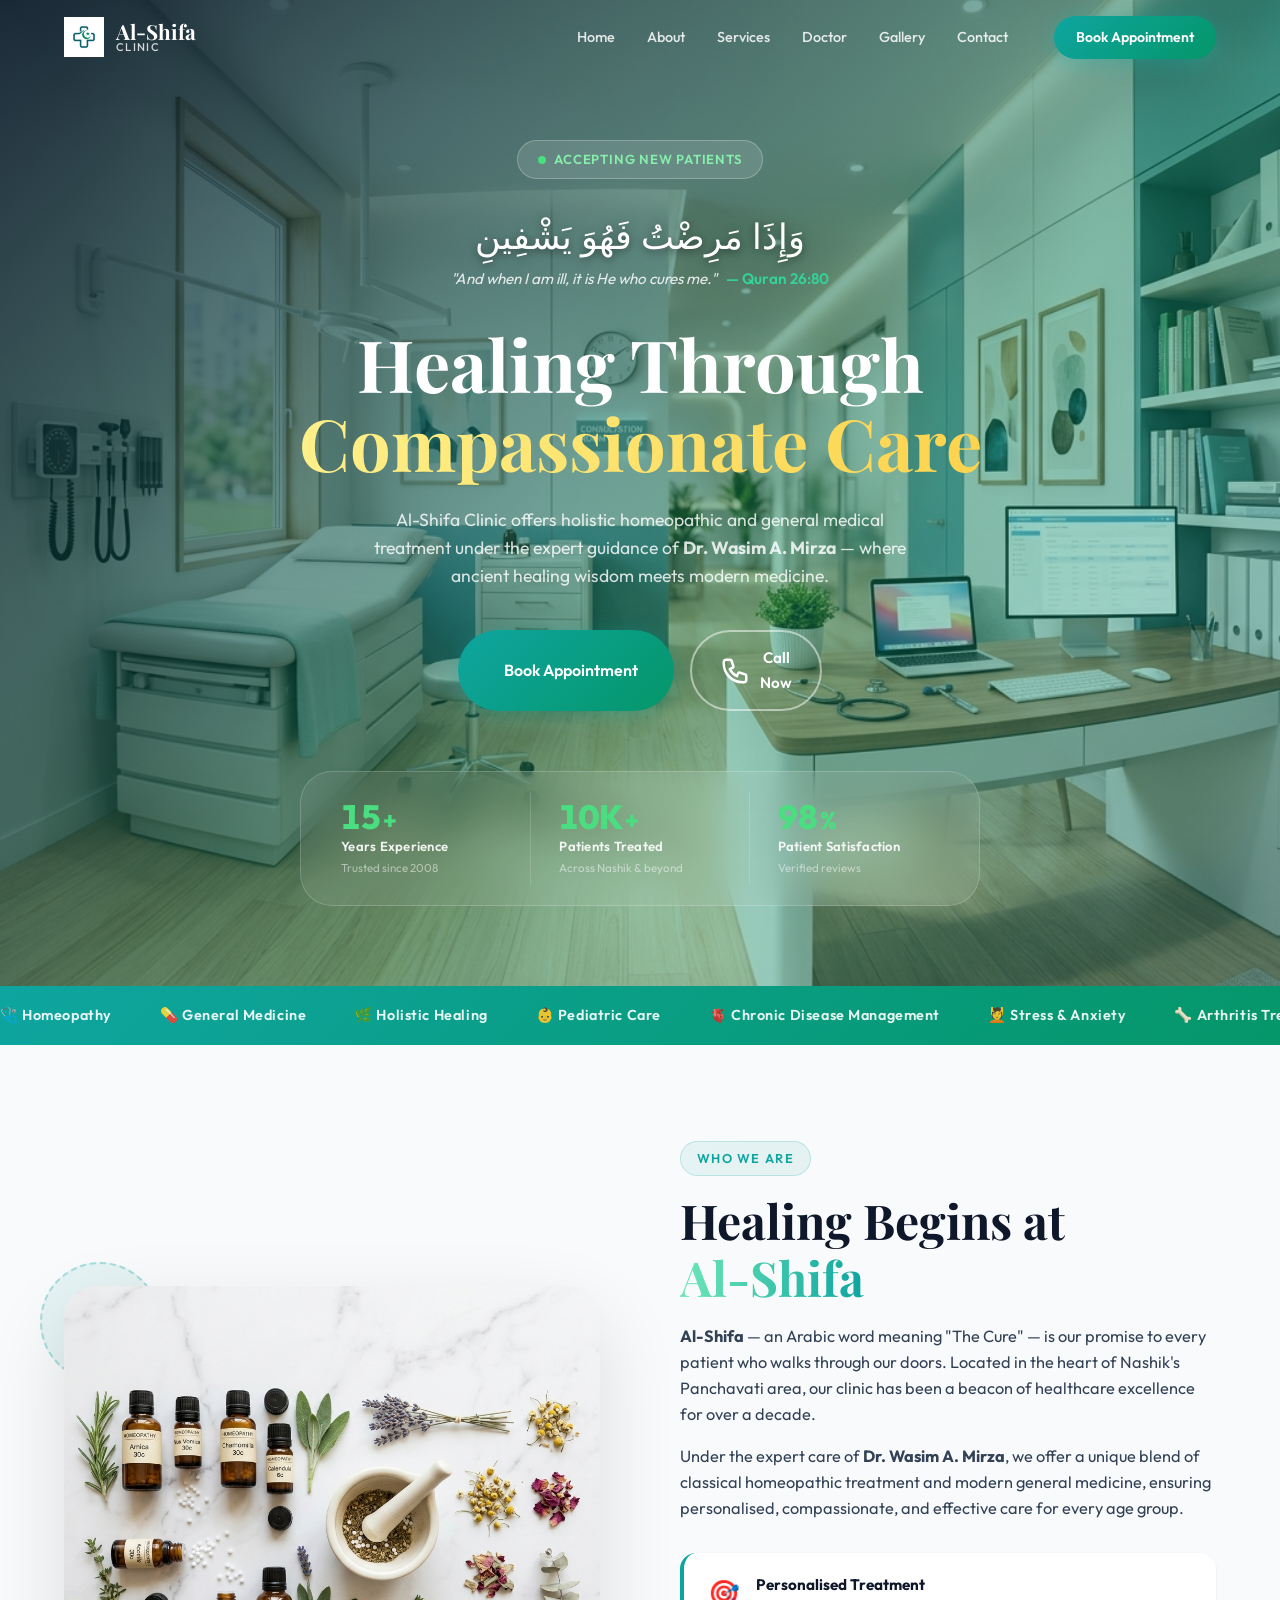
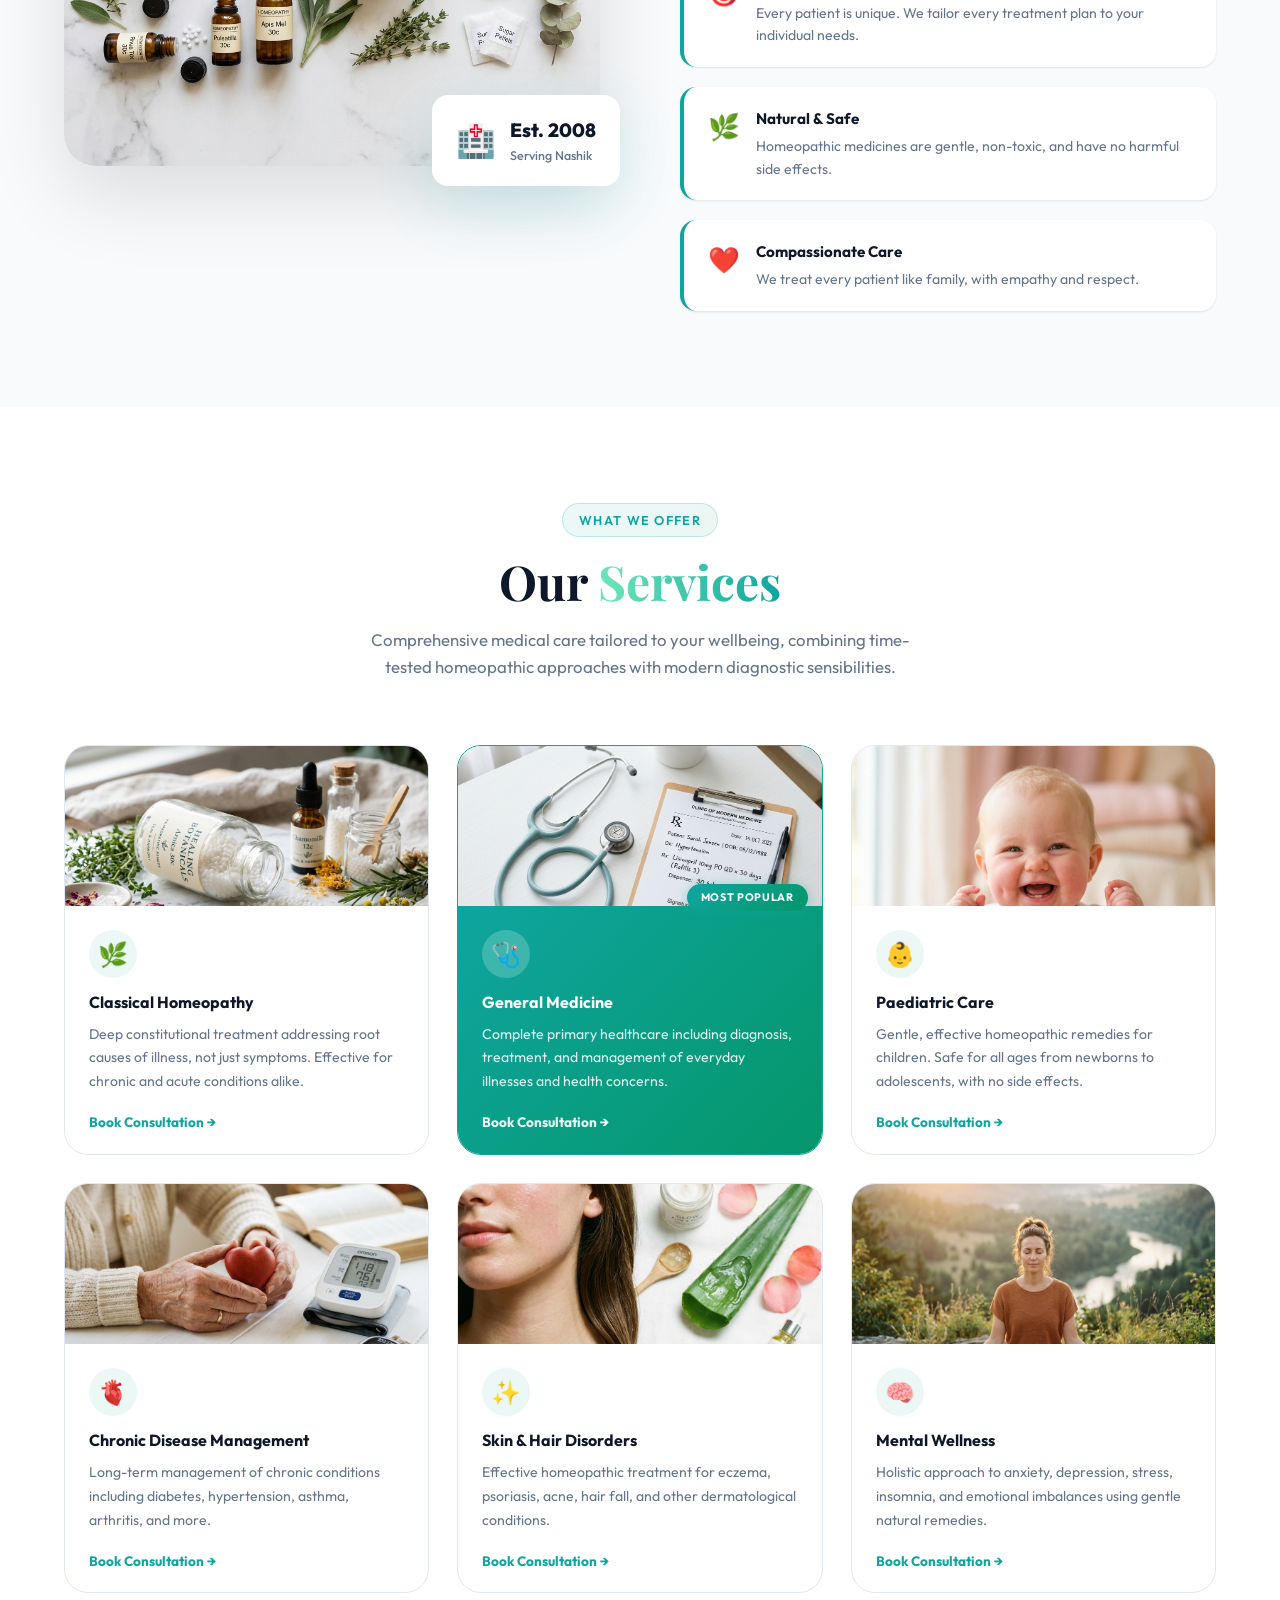
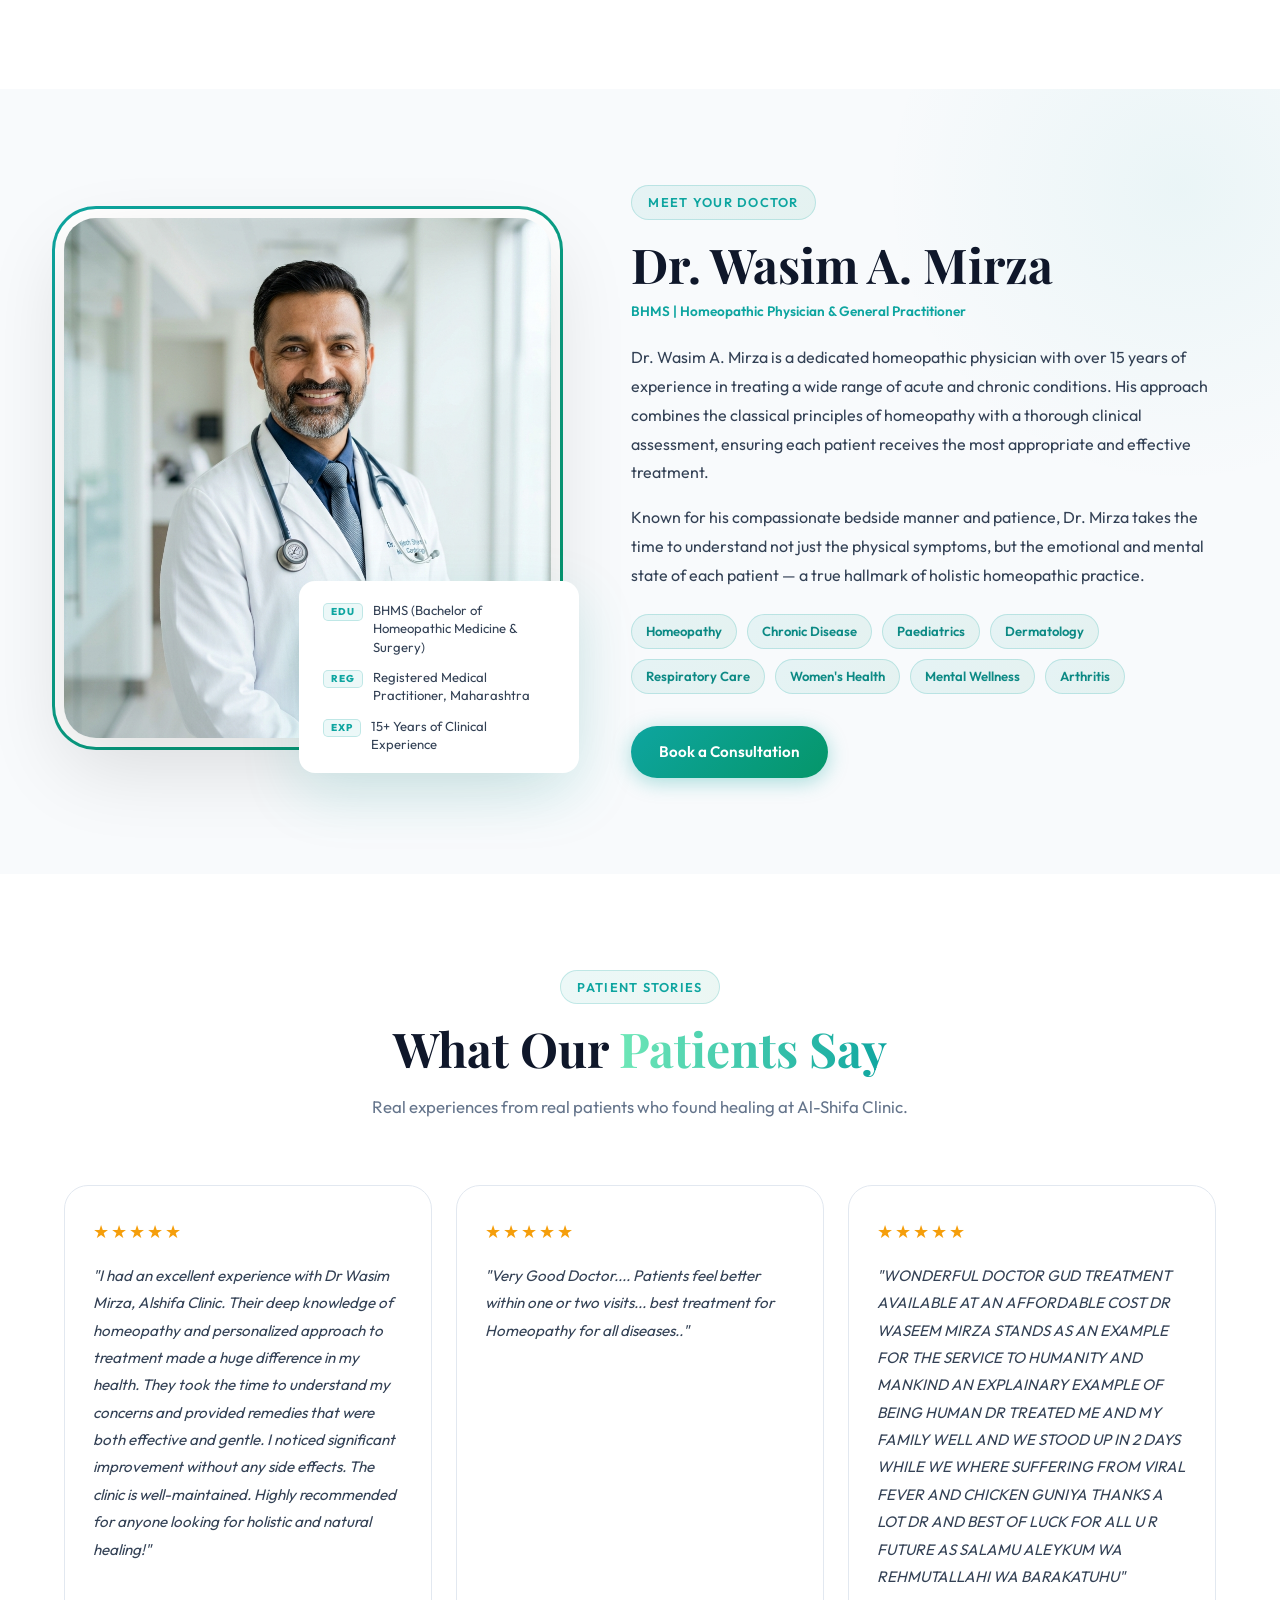
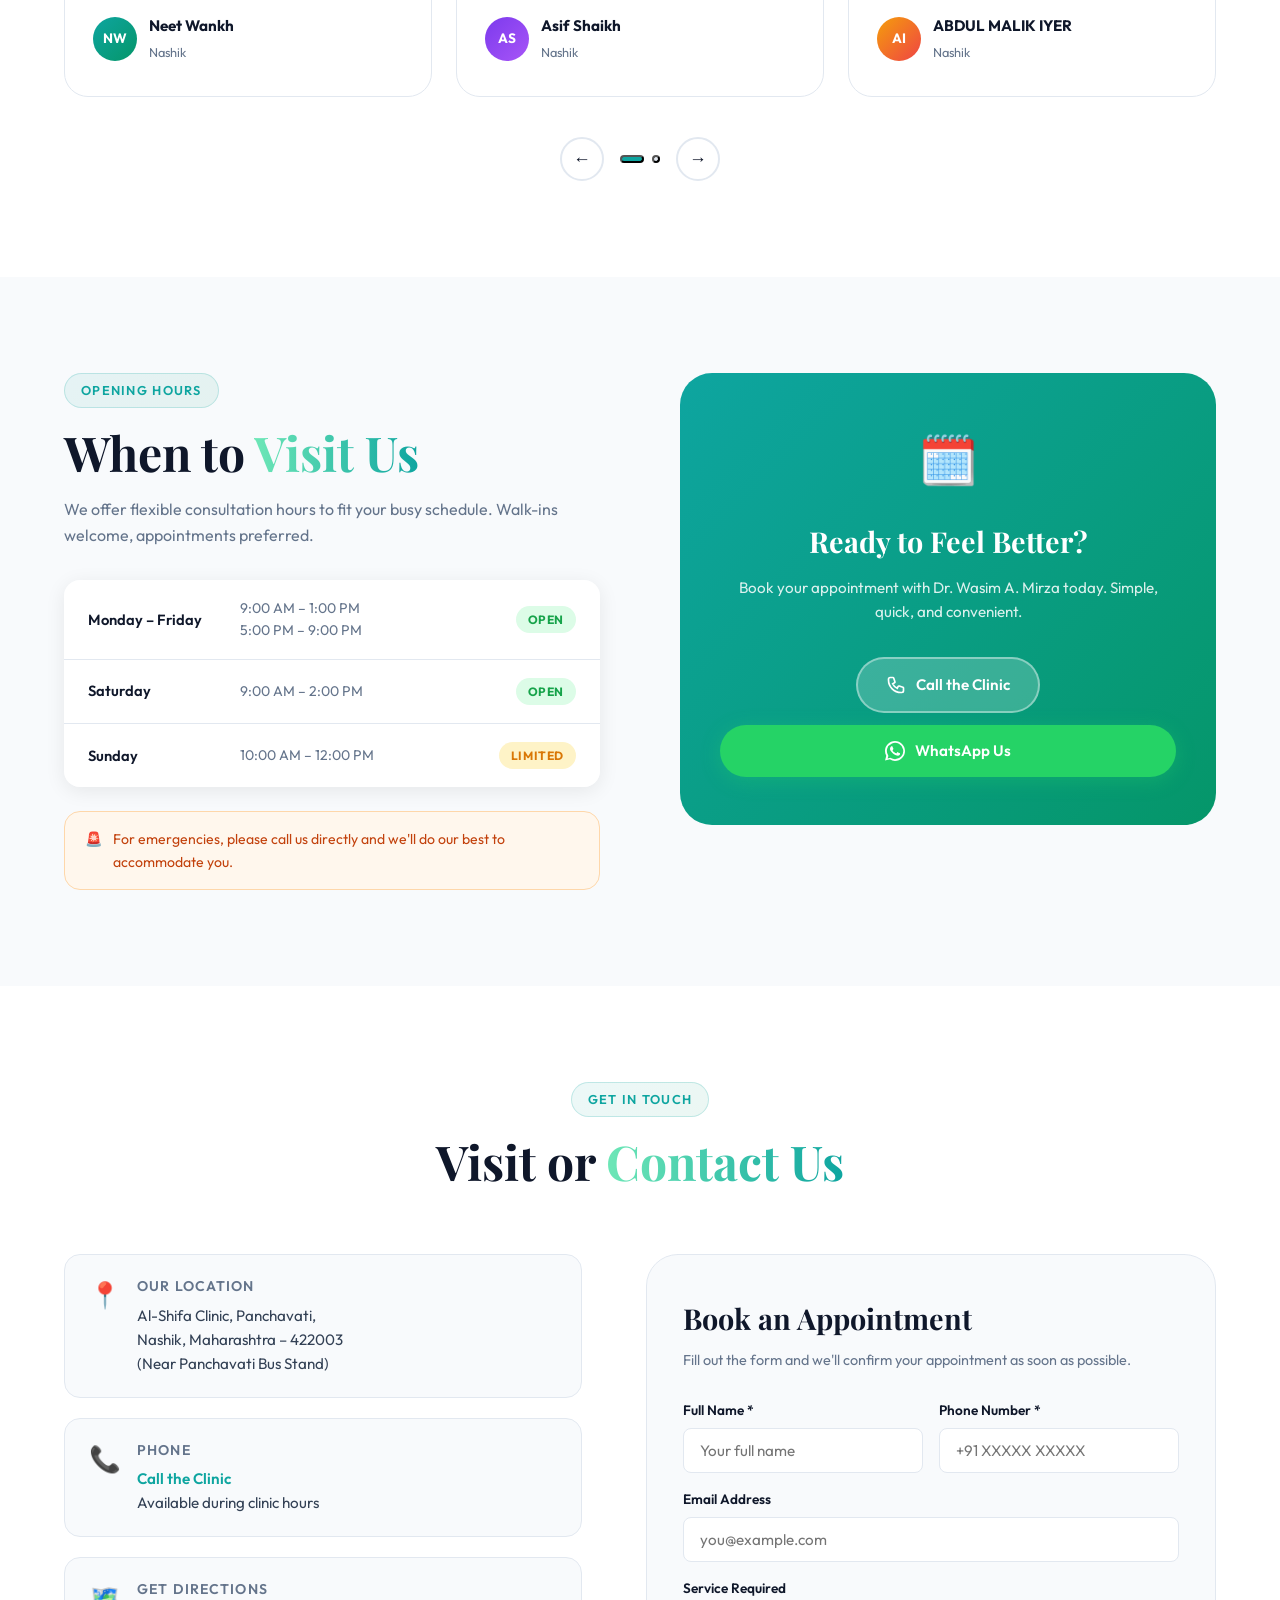
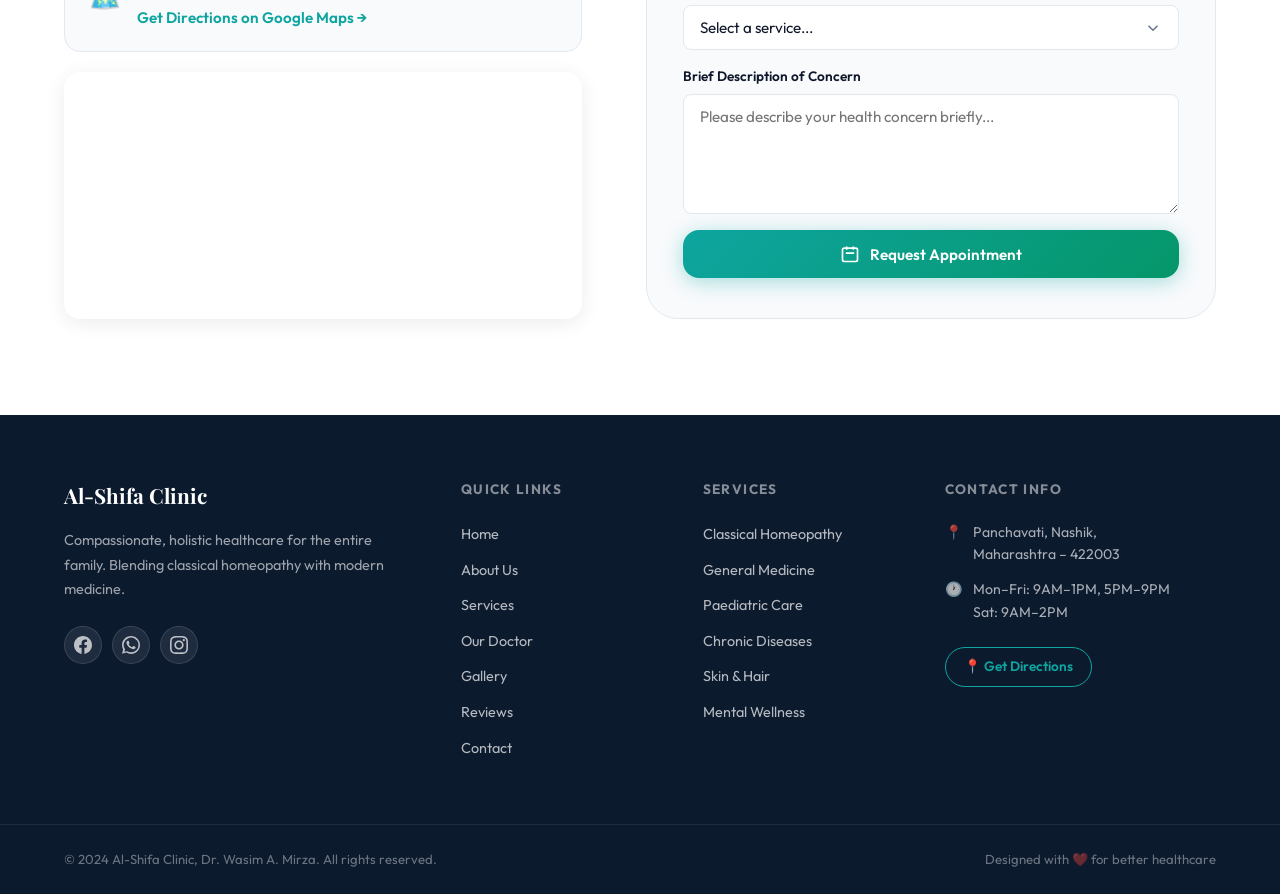
<file: index.html>
<!DOCTYPE html>
<html lang="en">
<head>
  <meta charset="UTF-8" />
  <meta name="viewport" content="width=device-width, initial-scale=1.0" />
  <meta name="description" content="Al-Shifa Clinic – Expert homeopathic & general medical care by Dr. Wasim A. Mirza in Nashik, Maharashtra. Book your appointment today." />
  <meta name="keywords" content="Al-Shifa Clinic, Dr Wasim Mirza, homeopathy, doctor, Nashik, Panchavati, clinic" />
  <meta property="og:title" content="Al-Shifa Clinic | Dr. Wasim A. Mirza" />
  <meta property="og:description" content="Compassionate, holistic healthcare in Nashik. Homeopathy & general medicine." />
  <title>Al-Shifa Clinic | Dr. Wasim A. Mirza</title>
  <link rel="preconnect" href="https://fonts.googleapis.com" />
  <link rel="preconnect" href="https://fonts.gstatic.com" crossorigin />
  <link href="https://fonts.googleapis.com/css2?family=Outfit:wght@300;400;500;600;700;800&family=Playfair+Display:ital,wght@0,600;0,700;1,600&family=Great+Vibes&display=swap" rel="stylesheet" />
  <link rel="stylesheet" href="style.css" />
</head>
<body>

  <!-- ===== NAVBAR ===== -->
  <nav class="navbar" id="navbar">
    <div class="nav-inner">
      <a href="#home" class="nav-brand" id="nav-logo">
        <div class="logo-mark">
          <img src="images/logo.png" alt="Al-Shifa Logo" style="height: 40px; width: auto;" />
        </div>
        <div class="brand-text">
          <span class="brand-main">Al-Shifa</span>
          <span class="brand-sub">Clinic</span>
        </div>
      </a>
      <div class="nav-links" id="nav-links">
        <a href="index.html#home" class="nav-link">Home</a>
        <a href="index.html#about" class="nav-link">About</a>
        <a href="index.html#services" class="nav-link">Services</a>
        <a href="index.html#doctor" class="nav-link">Doctor</a>
        <a href="gallery.html" class="nav-link">Gallery</a>
        <a href="index.html#contact" class="nav-link">Contact</a>
      </div>
      <a href="#contact" class="btn-primary nav-cta" id="nav-book-btn">Book Appointment</a>
      <button class="hamburger" id="hamburger-btn" aria-label="Toggle menu">
        <span></span><span></span><span></span>
      </button>
    </div>
  </nav>

  <!-- ===== HERO ===== -->
  <section class="hero" id="home">
    <div class="hero-bg">
      <img src="images/hero.png" alt="Al-Shifa Clinic Interior" class="hero-img" id="hero-bg-img" />
      <div class="hero-overlay"></div>
    </div>
    <div class="hero-content">
      <div class="hero-badge" id="hero-badge">
        <span class="badge-dot"></span>
        Accepting New Patients
      </div>
      <div class="quran-phrase" dir="rtl" lang="ar">
        وَإِذَا مَرِضْتُ فَهُوَ يَشْفِينِ
      </div>
      <div class="quran-translation">
        "And when I am ill, it is He who cures me." <span class="quran-ref">— Quran 26:80</span>
      </div>
      <h1 class="hero-title" id="hero-title">
        Healing Through<br/>
        <span class="gradient-yellow">Compassionate Care</span>
      </h1>
      <p class="hero-desc" id="hero-desc">
        Al-Shifa Clinic offers holistic homeopathic and general medical treatment under the expert guidance of <strong>Dr. Wasim A. Mirza</strong> — where ancient healing wisdom meets modern medicine.
      </p>
      <div class="hero-actions" id="hero-actions">
        <a href="#contact" class="btn-primary btn-lg" id="hero-book-btn">
          <svg viewBox="0 0 24 24" fill="none" stroke="currentColor" stroke-width="2"><path d="M8 7V3m8 4V3m-9 8h10M5 21h14a2 2 0 002-2V7a2 2 0 00-2-2H5a2 2 0 00-2 2v12a2 2 0 002 2z"/></svg>
          Book Appointment
        </a>
        <a href="tel:+918551946675" class="btn-outline btn-lg" id="hero-call-btn">
          <svg viewBox="0 0 24 24" fill="none" stroke="currentColor" stroke-width="2"><path d="M3 5a2 2 0 012-2h3.28a1 1 0 01.948.684l1.498 4.493a1 1 0 01-.502 1.21l-2.257 1.13a11.042 11.042 0 005.516 5.516l1.13-2.257a1 1 0 011.21-.502l4.493 1.498a1 1 0 01.684.949V19a2 2 0 01-2 2h-1C9.716 21 3 14.284 3 6V5z"/></svg>
          Call Now
        </a>
      </div>
      <div class="hero-stats" id="hero-stats">
        <div class="stat-card">
          <div class="stat-body">
            <div class="stat-value">
              <span class="stat-num" data-target="15">0</span>
              <span class="stat-suffix">+</span>
            </div>
            <div class="stat-label">Years Experience</div>
            <div class="stat-sub">Trusted since 2008</div>
          </div>
        </div>
        <div class="stat-divider"></div>
        <div class="stat-card">
          <div class="stat-body">
            <div class="stat-value">
              <span class="stat-num" data-target="10000">0</span>
              <span class="stat-suffix">+</span>
            </div>
            <div class="stat-label">Patients Treated</div>
            <div class="stat-sub">Across Nashik &amp; beyond</div>
          </div>
        </div>
        <div class="stat-divider"></div>
        <div class="stat-card">
          <div class="stat-body">
            <div class="stat-value">
              <span class="stat-num" data-target="98">0</span>
              <span class="stat-suffix">%</span>
            </div>
            <div class="stat-label">Patient Satisfaction</div>
            <div class="stat-sub">Verified reviews</div>
          </div>
        </div>
      </div>
    </div>

  </section>

  <!-- ===== MARQUEE ===== -->
  <div class="marquee-wrapper" id="marquee-section">
    <div class="marquee-track">
      <div class="marquee-inner">
        <span>🩺 Homeopathy</span>
        <span>💊 General Medicine</span>
        <span>🌿 Holistic Healing</span>
        <span>👶 Pediatric Care</span>
        <span>🫀 Chronic Disease Management</span>
        <span>💆 Stress & Anxiety</span>
        <span>🦴 Arthritis Treatment</span>
        <span>🌙 Sleep Disorders</span>
        <span>🩺 Homeopathy</span>
        <span>💊 General Medicine</span>
        <span>🌿 Holistic Healing</span>
        <span>👶 Pediatric Care</span>
        <span>🫀 Chronic Disease Management</span>
        <span>💆 Stress & Anxiety</span>
        <span>🦴 Arthritis Treatment</span>
        <span>🌙 Sleep Disorders</span>
      </div>
    </div>
  </div>

  <!-- ===== ABOUT ===== -->
  <section class="about section" id="about">
    <div class="container">
      <div class="about-grid">
        <div class="about-visual" id="about-visual">
          <div class="about-img-wrap">
            <img src="images/homeopathy.png" alt="Homeopathic medicines" class="about-img" id="about-img" />
            <div class="about-badge-card" id="about-badge-card">
              <div class="badge-icon">🏥</div>
              <div>
                <div class="badge-card-num">Est. 2008</div>
                <div class="badge-card-label">Serving Nashik</div>
              </div>
            </div>
          </div>
          <div class="about-decoration"></div>
        </div>
        <div class="about-content" id="about-content">
          <div class="section-tag">Who We Are</div>
          <h2 class="section-title">Healing Begins at<br/><span class="gradient-text">Al-Shifa</span></h2>
          <p class="about-text">
            <strong>Al-Shifa</strong> — an Arabic word meaning "The Cure" — is our promise to every patient who walks through our doors. Located in the heart of Nashik's Panchavati area, our clinic has been a beacon of healthcare excellence for over a decade.
          </p>
          <p class="about-text">
            Under the expert care of <strong>Dr. Wasim A. Mirza</strong>, we offer a unique blend of classical homeopathic treatment and modern general medicine, ensuring personalised, compassionate, and effective care for every age group.
          </p>
          <div class="about-pillars">
            <div class="pillar" id="pillar-1">
              <div class="pillar-icon">🎯</div>
              <div>
                <strong>Personalised Treatment</strong>
                <p>Every patient is unique. We tailor every treatment plan to your individual needs.</p>
              </div>
            </div>
            <div class="pillar" id="pillar-2">
              <div class="pillar-icon">🌿</div>
              <div>
                <strong>Natural & Safe</strong>
                <p>Homeopathic medicines are gentle, non-toxic, and have no harmful side effects.</p>
              </div>
            </div>
            <div class="pillar" id="pillar-3">
              <div class="pillar-icon">❤️</div>
              <div>
                <strong>Compassionate Care</strong>
                <p>We treat every patient like family, with empathy and respect.</p>
              </div>
            </div>
          </div>
        </div>
      </div>
    </div>
  </section>

  <!-- ===== SERVICES ===== -->
  <section class="services section" id="services">
    <div class="container">
      <div class="section-header">
        <div class="section-tag">What We Offer</div>
        <h2 class="section-title">Our <span class="gradient-text">Services</span></h2>
        <p class="section-desc">Comprehensive medical care tailored to your wellbeing, combining time-tested homeopathic approaches with modern diagnostic sensibilities.</p>
      </div>
      <div class="services-grid" id="services-grid">
        <div class="service-card" id="service-homeopathy">
          <div class="service-img-wrap">
            <img src="images/svc-homeopathy.png" alt="Classical Homeopathy" class="service-img" />
          </div>
          <div class="service-body">
            <div class="service-icon-wrap"><span class="service-icon">🌿</span></div>
            <h3>Classical Homeopathy</h3>
            <p>Deep constitutional treatment addressing root causes of illness, not just symptoms. Effective for chronic and acute conditions alike.</p>
            <a href="#contact" class="service-link" id="service-link-1">Book Consultation →</a>
          </div>
        </div>
        <div class="service-card featured" id="service-general">
          <div class="service-badge-tag">Most Popular</div>
          <div class="service-img-wrap">
            <img src="images/svc-general.png" alt="General Medicine" class="service-img" />
          </div>
          <div class="service-body">
            <div class="service-icon-wrap"><span class="service-icon">🩺</span></div>
            <h3>General Medicine</h3>
            <p>Complete primary healthcare including diagnosis, treatment, and management of everyday illnesses and health concerns.</p>
            <a href="#contact" class="service-link" id="service-link-2">Book Consultation →</a>
          </div>
        </div>
        <div class="service-card" id="service-pediatric">
          <div class="service-img-wrap">
            <img src="images/svc-pediatric.png" alt="Paediatric Care" class="service-img" />
          </div>
          <div class="service-body">
            <div class="service-icon-wrap"><span class="service-icon">👶</span></div>
            <h3>Paediatric Care</h3>
            <p>Gentle, effective homeopathic remedies for children. Safe for all ages from newborns to adolescents, with no side effects.</p>
            <a href="#contact" class="service-link" id="service-link-3">Book Consultation →</a>
          </div>
        </div>
        <div class="service-card" id="service-chronic">
          <div class="service-img-wrap">
            <img src="images/svc-chronic.png" alt="Chronic Disease Management" class="service-img" />
          </div>
          <div class="service-body">
            <div class="service-icon-wrap"><span class="service-icon">🫀</span></div>
            <h3>Chronic Disease Management</h3>
            <p>Long-term management of chronic conditions including diabetes, hypertension, asthma, arthritis, and more.</p>
            <a href="#contact" class="service-link" id="service-link-4">Book Consultation →</a>
          </div>
        </div>
        <div class="service-card" id="service-skin">
          <div class="service-img-wrap">
            <img src="images/svc-skin.png" alt="Skin & Hair Disorders" class="service-img" />
          </div>
          <div class="service-body">
            <div class="service-icon-wrap"><span class="service-icon">✨</span></div>
            <h3>Skin &amp; Hair Disorders</h3>
            <p>Effective homeopathic treatment for eczema, psoriasis, acne, hair fall, and other dermatological conditions.</p>
            <a href="#contact" class="service-link" id="service-link-5">Book Consultation →</a>
          </div>
        </div>
        <div class="service-card" id="service-mental">
          <div class="service-img-wrap">
            <img src="images/svc-mental.png" alt="Mental Wellness" class="service-img" />
          </div>
          <div class="service-body">
            <div class="service-icon-wrap"><span class="service-icon">🧠</span></div>
            <h3>Mental Wellness</h3>
            <p>Holistic approach to anxiety, depression, stress, insomnia, and emotional imbalances using gentle natural remedies.</p>
            <a href="#contact" class="service-link" id="service-link-6">Book Consultation →</a>
          </div>
        </div>
      </div>
    </div>
  </section>

  <!-- ===== DOCTOR ===== -->
  <section class="doctor section" id="doctor">
    <div class="doctor-bg-gradient"></div>
    <div class="container">
      <div class="doctor-grid">
        <div class="doctor-visual" id="doctor-visual">
          <div class="doctor-img-frame">
            <img src="images/doctor.png" alt="Dr. Wasim A. Mirza" class="doctor-img" id="doctor-portrait" />
            <div class="doctor-img-deco"></div>
          </div>
          <div class="doctor-credentials-card" id="doctor-cred-card">
            <div class="cred-item">
              <span class="cred-icon-text">Edu</span>
              <span>BHMS (Bachelor of Homeopathic Medicine &amp; Surgery)</span>
            </div>
            <div class="cred-item">
              <span class="cred-icon-text">Reg</span>
              <span>Registered Medical Practitioner, Maharashtra</span>
            </div>
            <div class="cred-item">
              <span class="cred-icon-text">Exp</span>
              <span>15+ Years of Clinical Experience</span>
            </div>
          </div>
        </div>
        <div class="doctor-content" id="doctor-content">
          <div class="section-tag">Meet Your Doctor</div>
          <h2 class="section-title">Dr. Wasim A. Mirza</h2>
          <div class="doctor-title-tag">BHMS | Homeopathic Physician &amp; General Practitioner</div>
          <p class="doctor-bio">
            Dr. Wasim A. Mirza is a dedicated homeopathic physician with over 15 years of experience in treating a wide range of acute and chronic conditions. His approach combines the classical principles of homeopathy with a thorough clinical assessment, ensuring each patient receives the most appropriate and effective treatment.
          </p>
          <p class="doctor-bio">
            Known for his compassionate bedside manner and patience, Dr. Mirza takes the time to understand not just the physical symptoms, but the emotional and mental state of each patient — a true hallmark of holistic homeopathic practice.
          </p>
          <div class="doctor-expertise" id="doctor-expertise">
            <span class="expertise-tag">Homeopathy</span>
            <span class="expertise-tag">Chronic Disease</span>
            <span class="expertise-tag">Paediatrics</span>
            <span class="expertise-tag">Dermatology</span>
            <span class="expertise-tag">Respiratory Care</span>
            <span class="expertise-tag">Women's Health</span>
            <span class="expertise-tag">Mental Wellness</span>
            <span class="expertise-tag">Arthritis</span>
          </div>
          <a href="#contact" class="btn-primary" id="doctor-consult-btn">Book a Consultation</a>
        </div>
      </div>
    </div>
  </section>

  <!-- ===== TESTIMONIALS ===== -->
  <section class="testimonials section" id="testimonials">
    <div class="container">
      <div class="section-header">
        <div class="section-tag">Patient Stories</div>
        <h2 class="section-title">What Our <span class="gradient-text">Patients Say</span></h2>
        <p class="section-desc">Real experiences from real patients who found healing at Al-Shifa Clinic.</p>
      </div>
      <div class="testimonials-track" id="testimonials-track">
        <div class="testimonial-card" id="testi-1">
          <div class="testi-stars">★★★★★</div>
          <p class="testi-text">"I had an excellent experience with Dr Wasim Mirza, Alshifa Clinic. Their deep knowledge of homeopathy and personalized approach to treatment made a huge difference in my health. They took the time to understand my concerns and provided remedies that were both effective and gentle. I noticed significant improvement without any side effects. The clinic is well-maintained. Highly recommended for anyone looking for holistic and natural healing!"</p>
          <div class="testi-author">
            <div class="testi-avatar" style="background: linear-gradient(135deg, #0ea5a0, #059669)">NW</div>
            <div>
              <strong>Neet Wankh</strong>
              <span>Nashik</span>
            </div>
          </div>
        </div>
        <div class="testimonial-card" id="testi-2">
          <div class="testi-stars">★★★★★</div>
          <p class="testi-text">"Very Good Doctor.... Patients feel better within one or two visits... best treatment for Homeopathy for all diseases.."</p>
          <div class="testi-author">
            <div class="testi-avatar" style="background: linear-gradient(135deg, #7c3aed, #a855f7)">AS</div>
            <div>
              <strong>Asif Shaikh</strong>
              <span>Nashik</span>
            </div>
          </div>
        </div>
        <div class="testimonial-card" id="testi-3">
          <div class="testi-stars">★★★★★</div>
          <p class="testi-text">"WONDERFUL DOCTOR GUD TREATMENT AVAILABLE AT AN AFFORDABLE COST DR WASEEM MIRZA STANDS AS AN EXAMPLE FOR THE SERVICE TO HUMANITY AND MANKIND AN EXPLAINARY EXAMPLE OF BEING HUMAN DR TREATED ME AND MY FAMILY WELL AND WE STOOD UP IN 2 DAYS WHILE WE WHERE SUFFERING FROM VIRAL FEVER AND CHICKEN GUNIYA THANKS A LOT DR AND BEST OF LUCK FOR ALL U R FUTURE AS SALAMU ALEYKUM WA REHMUTALLAHI WA BARAKATUHU"</p>
          <div class="testi-author">
            <div class="testi-avatar" style="background: linear-gradient(135deg, #f59e0b, #ef4444)">AI</div>
            <div>
              <strong>ABDUL MALIK IYER</strong>
              <span>Nashik</span>
            </div>
          </div>
        </div>
        <div class="testimonial-card" id="testi-4">
          <div class="testi-stars">★★★★★</div>
          <p class="testi-text">"Very good doctor in every manner Thank you for your valuable services Doc"</p>
          <div class="testi-author">
            <div class="testi-avatar" style="background: linear-gradient(135deg, #0ea5a0, #0369a1)">TP</div>
            <div>
              <strong>taufeeq pathan</strong>
              <span>Nashik</span>
            </div>
          </div>
        </div>
        <div class="testimonial-card" id="testi-5">
          <div class="testi-stars">★★★★★</div>
          <p class="testi-text">"Very good doctor, Allah has given Shifa in his hands."</p>
          <div class="testi-author">
            <div class="testi-avatar" style="background: linear-gradient(135deg, #059669, #0d9488)">AM</div>
            <div>
              <strong>Aquif Maniyar</strong>
              <span>Nashik</span>
            </div>
          </div>
        </div>
        <div class="testimonial-card" id="testi-6">
          <div class="testi-stars">★★★★★</div>
          <p class="testi-text">"Best treatment ...."</p>
          <div class="testi-author">
            <div class="testi-avatar" style="background: linear-gradient(135deg, #dc2626, #f59e0b)">JS</div>
            <div>
              <strong>jahid shaikh</strong>
              <span>Nashik</span>
            </div>
          </div>
        </div>
      </div>
      <div class="testi-controls" id="testi-controls">
        <button class="testi-btn" id="testi-prev" aria-label="Previous">&#8592;</button>
        <div class="testi-dots" id="testi-dots"></div>
        <button class="testi-btn" id="testi-next" aria-label="Next">&#8594;</button>
      </div>
    </div>
  </section>

  <!-- ===== HOURS ===== -->
  <section class="hours section" id="hours">
    <div class="container">
      <div class="hours-grid">
        <div class="hours-content" id="hours-content">
          <div class="section-tag">Opening Hours</div>
          <h2 class="section-title">When to <span class="gradient-text">Visit Us</span></h2>
          <p class="hours-desc">We offer flexible consultation hours to fit your busy schedule. Walk-ins welcome, appointments preferred.</p>
          <div class="hours-table" id="hours-table">
            <div class="hours-row" id="hours-mon-fri">
              <span class="hours-day">Monday – Friday</span>
              <span class="hours-time">9:00 AM – 1:00 PM<br/>5:00 PM – 9:00 PM</span>
              <span class="hours-status open">Open</span>
            </div>
            <div class="hours-row" id="hours-saturday">
              <span class="hours-day">Saturday</span>
              <span class="hours-time">9:00 AM – 2:00 PM</span>
              <span class="hours-status open">Open</span>
            </div>
            <div class="hours-row" id="hours-sunday">
              <span class="hours-day">Sunday</span>
              <span class="hours-time">10:00 AM – 12:00 PM</span>
              <span class="hours-status limited">Limited</span>
            </div>
          </div>
          <div class="emergency-note" id="emergency-note">
            <span>🚨</span>
            <span>For emergencies, please call us directly and we'll do our best to accommodate you.</span>
          </div>
        </div>
        <div class="hours-cta-card" id="hours-cta-card">
          <div class="cta-card-icon">🗓️</div>
          <h3>Ready to Feel Better?</h3>
          <p>Book your appointment with Dr. Wasim A. Mirza today. Simple, quick, and convenient.</p>
          <a href="tel:+918551946675" class="btn-primary cta-btn" id="hours-call-btn">
            <svg viewBox="0 0 24 24" fill="none" stroke="currentColor" stroke-width="2" width="20" height="20"><path d="M3 5a2 2 0 012-2h3.28a1 1 0 01.948.684l1.498 4.493a1 1 0 01-.502 1.21l-2.257 1.13a11.042 11.042 0 005.516 5.516l1.13-2.257a1 1 0 011.21-.502l4.493 1.498a1 1 0 01.684.949V19a2 2 0 01-2 2h-1C9.716 21 3 14.284 3 6V5z"/></svg>
            Call the Clinic
          </a>
          <a href="https://wa.me/918551946675" target="_blank" class="btn-whatsapp" id="hours-whatsapp-btn">
            <svg viewBox="0 0 24 24" fill="currentColor" width="20" height="20"><path d="M17.472 14.382c-.297-.149-1.758-.867-2.03-.967-.273-.099-.471-.148-.67.15-.197.297-.767.966-.94 1.164-.173.199-.347.223-.644.075-.297-.15-1.255-.463-2.39-1.475-.883-.788-1.48-1.761-1.653-2.059-.173-.297-.018-.458.13-.606.134-.133.298-.347.446-.52.149-.174.198-.298.298-.497.099-.198.05-.371-.025-.52-.075-.149-.669-1.612-.916-2.207-.242-.579-.487-.5-.669-.51-.173-.008-.371-.01-.57-.01-.198 0-.52.074-.792.372-.272.297-1.04 1.016-1.04 2.479 0 1.462 1.065 2.875 1.213 3.074.149.198 2.096 3.2 5.077 4.487.709.306 1.262.489 1.694.625.712.227 1.36.195 1.871.118.571-.085 1.758-.719 2.006-1.413.248-.694.248-1.289.173-1.413-.074-.124-.272-.198-.57-.347z"/><path d="M12 0C5.373 0 0 5.373 0 12c0 2.117.554 4.107 1.523 5.84L.057 23.5l5.797-1.522A11.946 11.946 0 0012 24c6.627 0 12-5.373 12-12S18.627 0 12 0zm0 21.818a9.818 9.818 0 01-5.015-1.376l-.36-.213-3.44.902.919-3.358-.234-.374A9.818 9.818 0 1112 21.818z"/></svg>
            WhatsApp Us
          </a>
        </div>
      </div>
    </div>
  </section>

  <!-- ===== CONTACT ===== -->
  <section class="contact section" id="contact">
    <div class="container">
      <div class="section-header">
        <div class="section-tag">Get In Touch</div>
        <h2 class="section-title">Visit or <span class="gradient-text">Contact Us</span></h2>
      </div>
      <div class="contact-grid">
        <div class="contact-info" id="contact-info">
          <div class="contact-card" id="contact-address">
            <div class="contact-icon">📍</div>
            <div>
              <h4>Our Location</h4>
              <p>Al-Shifa Clinic, Panchavati,<br/>Nashik, Maharashtra – 422003<br/>(Near Panchavati Bus Stand)</p>
            </div>
          </div>
          <div class="contact-card" id="contact-phone">
            <div class="contact-icon">📞</div>
            <div>
              <h4>Phone</h4>
              <p><a href="tel:+918551946675">Call the Clinic</a><br/>
              Available during clinic hours</p>
            </div>
          </div>
          <div class="contact-card" id="contact-maps">
            <div class="contact-icon">🗺️</div>
            <div>
              <h4>Get Directions</h4>
              <p><a href="https://www.google.com/maps/dir/?api=1&destination=19.9925808,73.7895736" target="_blank" rel="noopener">Get Directions on Google Maps →</a></p>
            </div>
          </div>
          <div class="map-embed" id="map-embed">
            <iframe
              src="https://www.google.com/maps/embed?pb=!1m18!1m12!1m3!1d3748.8!2d73.7869987!3d19.9925808!2m3!1f0!2f0!3f0!3m2!1i1024!2i768!4f13.1!3m3!1m2!1s0x3bddeb092e9aea21%3A0xa8fec65be2f0b6a7!2sAL-SHIFA%20CLINIC%20DR.WASIM%20A%20MIRZA!5e0!3m2!1sen!2sin!4v1"
              width="100%" height="240" style="border:0; border-radius:12px;" allowfullscreen="" loading="lazy"
              referrerpolicy="no-referrer-when-downgrade" title="Al-Shifa Clinic Location">
            </iframe>
          </div>
        </div>
        <form class="contact-form" id="contact-form" novalidate>
          <h3>Book an Appointment</h3>
          <p class="form-subtitle">Fill out the form and we'll confirm your appointment as soon as possible.</p>
          <div class="form-row">
            <div class="form-group" id="fg-name">
              <label for="inp-name">Full Name *</label>
              <input type="text" id="inp-name" name="name" placeholder="Your full name" required />
            </div>
            <div class="form-group" id="fg-phone">
              <label for="inp-phone">Phone Number *</label>
              <input type="tel" id="inp-phone" name="phone" placeholder="+91 XXXXX XXXXX" required />
            </div>
          </div>
          <div class="form-group" id="fg-email">
            <label for="inp-email">Email Address</label>
            <input type="email" id="inp-email" name="email" placeholder="you@example.com" />
          </div>
          <div class="form-group" id="fg-service">
            <label for="inp-service">Service Required</label>
            <select id="inp-service" name="service">
              <option value="">Select a service...</option>
              <option>Classical Homeopathy</option>
              <option>General Medicine</option>
              <option>Paediatric Care</option>
              <option>Chronic Disease Management</option>
              <option>Skin & Hair Disorders</option>
              <option>Mental Wellness</option>
              <option>Other</option>
            </select>
          </div>
          <div class="form-group" id="fg-message">
            <label for="inp-message">Brief Description of Concern</label>
            <textarea id="inp-message" name="message" rows="4" placeholder="Please describe your health concern briefly..."></textarea>
          </div>
          <button type="submit" class="btn-primary btn-full" id="form-submit-btn">
            <svg viewBox="0 0 24 24" fill="none" stroke="currentColor" stroke-width="2" width="20" height="20"><path d="M8 7V3m8 4V3m-9 8h10M5 21h14a2 2 0 002-2V7a2 2 0 00-2-2H5a2 2 0 00-2 2v12a2 2 0 002 2z"/></svg>
            Request Appointment
          </button>
          <div class="form-success" id="form-success" style="display:none">
            <span>✅</span> Thank you! We'll contact you shortly to confirm your appointment.
          </div>
        </form>
      </div>
    </div>
  </section>

  <!-- ===== FOOTER ===== -->
  <footer class="footer" id="footer">
    <div class="footer-top">
      <div class="container">
        <div class="footer-grid">
          <div class="footer-brand">
            <div class="footer-logo">
              <span>Al-Shifa Clinic</span>
            </div>
            <p>Compassionate, holistic healthcare for the entire family. Blending classical homeopathy with modern medicine.</p>
            <div class="footer-social">
              <a href="#" class="social-btn" id="footer-fb" aria-label="Facebook">
                <svg viewBox="0 0 24 24" fill="currentColor" width="18" height="18"><path d="M24 12.073c0-6.627-5.373-12-12-12s-12 5.373-12 12c0 5.99 4.388 10.954 10.125 11.854v-8.385H7.078v-3.47h3.047V9.43c0-3.007 1.792-4.669 4.533-4.669 1.312 0 2.686.235 2.686.235v2.953H15.83c-1.491 0-1.956.925-1.956 1.874v2.25h3.328l-.532 3.47h-2.796v8.385C19.612 23.027 24 18.062 24 12.073z"/></svg>
              </a>
              <a href="#" class="social-btn" id="footer-wa" aria-label="WhatsApp">
                <svg viewBox="0 0 24 24" fill="currentColor" width="18" height="18"><path d="M17.472 14.382c-.297-.149-1.758-.867-2.03-.967-.273-.099-.471-.148-.67.15-.197.297-.767.966-.94 1.164-.173.199-.347.223-.644.075-.297-.15-1.255-.463-2.39-1.475-.883-.788-1.48-1.761-1.653-2.059-.173-.297-.018-.458.13-.606.134-.133.298-.347.446-.52.149-.174.198-.298.298-.497.099-.198.05-.371-.025-.52-.075-.149-.669-1.612-.916-2.207-.242-.579-.487-.5-.669-.51-.173-.008-.371-.01-.57-.01-.198 0-.52.074-.792.372-.272.297-1.04 1.016-1.04 2.479 0 1.462 1.065 2.875 1.213 3.074.149.198 2.096 3.2 5.077 4.487.709.306 1.262.489 1.694.625.712.227 1.36.195 1.871.118.571-.085 1.758-.719 2.006-1.413.248-.694.248-1.289.173-1.413-.074-.124-.272-.198-.57-.347zM12 0C5.373 0 0 5.373 0 12c0 2.117.554 4.107 1.523 5.84L.057 23.5l5.797-1.522A11.946 11.946 0 0012 24c6.627 0 12-5.373 12-12S18.627 0 12 0zm0 21.818a9.818 9.818 0 01-5.015-1.376l-.36-.213-3.44.902.919-3.358-.234-.374A9.818 9.818 0 1112 21.818z"/></svg>
              </a>
              <a href="#" class="social-btn" id="footer-insta" aria-label="Instagram">
                <svg viewBox="0 0 24 24" fill="currentColor" width="18" height="18"><path d="M12 2.163c3.204 0 3.584.012 4.85.07 3.252.148 4.771 1.691 4.919 4.919.058 1.265.069 1.645.069 4.849 0 3.205-.012 3.584-.069 4.849-.149 3.225-1.664 4.771-4.919 4.919-1.266.058-1.644.07-4.85.07-3.204 0-3.584-.012-4.849-.07-3.26-.149-4.771-1.699-4.919-4.92-.058-1.265-.07-1.644-.07-4.849 0-3.204.013-3.583.07-4.849.149-3.227 1.664-4.771 4.919-4.919 1.266-.057 1.645-.069 4.849-.069zm0-2.163c-3.259 0-3.667.014-4.947.072-4.358.2-6.78 2.618-6.98 6.98-.059 1.281-.073 1.689-.073 4.948 0 3.259.014 3.668.072 4.948.2 4.358 2.618 6.78 6.98 6.98 1.281.058 1.689.072 4.948.072 3.259 0 3.668-.014 4.948-.072 4.354-.2 6.782-2.618 6.979-6.98.059-1.28.073-1.689.073-4.948 0-3.259-.014-3.667-.072-4.947-.196-4.354-2.617-6.78-6.979-6.98-1.281-.059-1.69-.073-4.949-.073zm0 5.838c-3.403 0-6.162 2.759-6.162 6.162s2.759 6.163 6.162 6.163 6.162-2.759 6.162-6.163c0-3.403-2.759-6.162-6.162-6.162zm0 10.162c-2.209 0-4-1.79-4-4 0-2.209 1.791-4 4-4s4 1.791 4 4c0 2.21-1.791 4-4 4zm6.406-11.845c-.796 0-1.441.645-1.441 1.44s.645 1.44 1.441 1.44c.795 0 1.439-.645 1.439-1.44s-.644-1.44-1.439-1.44z"/></svg>
              </a>
            </div>
          </div>
          <div class="footer-links">
            <h4>Quick Links</h4>
            <ul>
              <li><a href="#home" id="footer-link-home">Home</a></li>
              <li><a href="#about" id="footer-link-about">About Us</a></li>
              <li><a href="#services" id="footer-link-services">Services</a></li>
              <li><a href="#doctor" id="footer-link-doctor">Our Doctor</a></li>
              <li><a href="gallery.html" id="footer-link-gallery">Gallery</a></li>
              <li><a href="#testimonials" id="footer-link-reviews">Reviews</a></li>
              <li><a href="#contact" id="footer-link-contact">Contact</a></li>
            </ul>
          </div>
          <div class="footer-links">
            <h4>Services</h4>
            <ul>
              <li><a href="#services" id="footer-svc-1">Classical Homeopathy</a></li>
              <li><a href="#services" id="footer-svc-2">General Medicine</a></li>
              <li><a href="#services" id="footer-svc-3">Paediatric Care</a></li>
              <li><a href="#services" id="footer-svc-4">Chronic Diseases</a></li>
              <li><a href="#services" id="footer-svc-5">Skin & Hair</a></li>
              <li><a href="#services" id="footer-svc-6">Mental Wellness</a></li>
            </ul>
          </div>
          <div class="footer-contact">
            <h4>Contact Info</h4>
            <div class="footer-contact-item">
              <span>📍</span>
              <span>Panchavati, Nashik,<br/>Maharashtra – 422003</span>
            </div>
            <div class="footer-contact-item">
              <span>🕐</span>
              <span>Mon–Fri: 9AM–1PM, 5PM–9PM<br/>Sat: 9AM–2PM</span>
            </div>
            <a href="https://www.google.com/maps/dir/?api=1&destination=19.9925808,73.7895736" target="_blank" class="btn-outline-sm" id="footer-maps-btn">
              📍 Get Directions
            </a>
          </div>
        </div>
      </div>
    </div>
    <div class="footer-bottom">
      <div class="container">
        <p>© 2024 Al-Shifa Clinic, Dr. Wasim A. Mirza. All rights reserved.</p>
        <p>Designed with ❤️ for better healthcare</p>
      </div>
    </div>
  </footer>

  <!-- Back to top -->
  <button class="back-to-top" id="back-to-top" aria-label="Back to top">↑</button>

  <script src="script.js"></script>
</body>
</html>
</file>
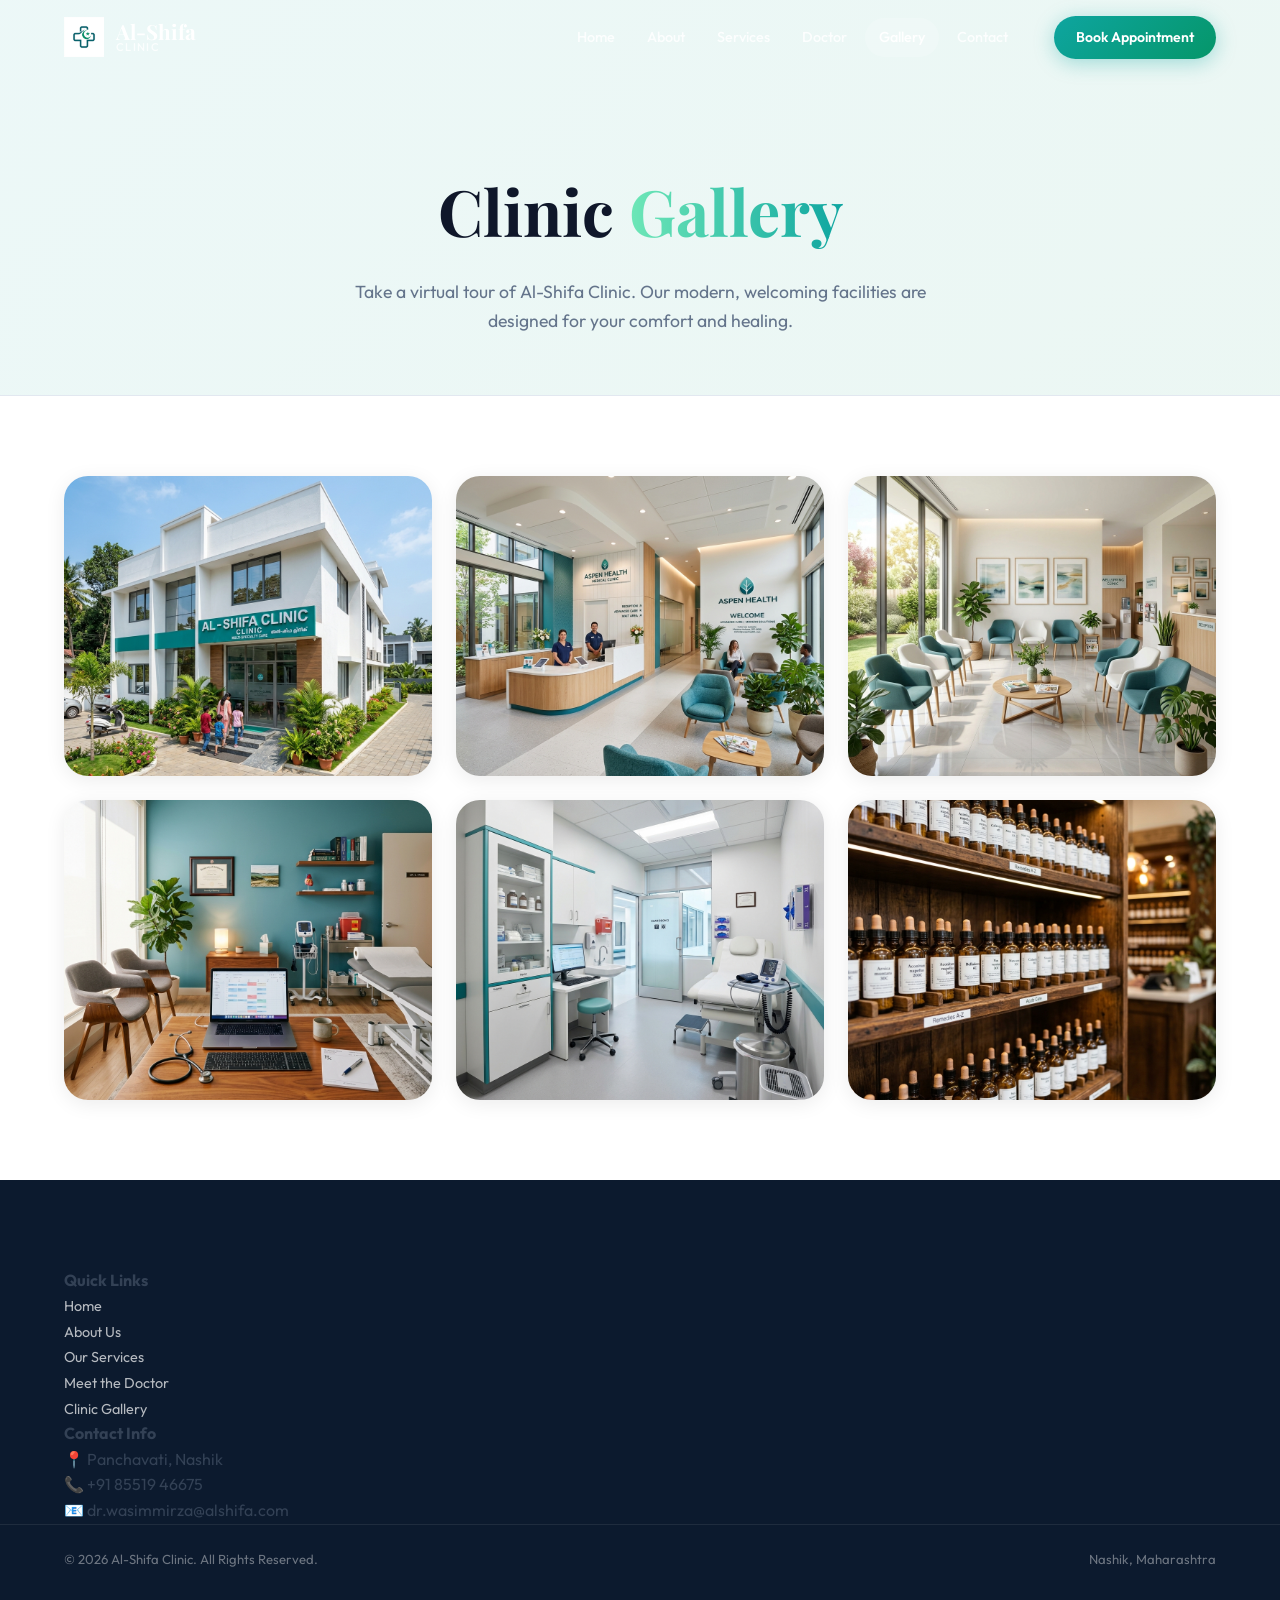
<file: gallery.html>
<!DOCTYPE html>
<html lang="en">
<head>
  <meta charset="UTF-8" />
  <meta name="viewport" content="width=device-width, initial-scale=1.0" />
  <meta name="description" content="Gallery - Al-Shifa Clinic. View our modern clinic facilities." />
  <title>Gallery | Al-Shifa Clinic</title>
  <link rel="preconnect" href="https://fonts.googleapis.com" />
  <link rel="preconnect" href="https://fonts.gstatic.com" crossorigin />
  <link href="https://fonts.googleapis.com/css2?family=Outfit:wght@300;400;500;600;700;800&family=Playfair+Display:ital,wght@0,600;0,700;1,600&family=Great+Vibes&display=swap" rel="stylesheet" />
  <link rel="stylesheet" href="style.css" />
  <style>
    .gallery-hero {
      padding: 160px 24px 60px;
      text-align: center;
      background: var(--gradient-soft);
      border-bottom: 1px solid var(--border);
    }
    .gallery-hero h1 {
      font-family: 'Playfair Display', serif;
      font-size: clamp(2.5rem, 5vw, 4rem);
      color: var(--text-dark);
      margin-bottom: 16px;
    }
    .gallery-hero p {
      color: var(--text-muted);
      font-size: 1.1rem;
      max-width: 600px;
      margin: 0 auto;
    }
    .gallery-grid {
      display: grid;
      grid-template-columns: repeat(3, 1fr);
      gap: 24px;
      padding: 80px 24px;
      max-width: 1200px;
      margin: 0 auto;
    }
    .gallery-item {
      border-radius: var(--radius-lg);
      overflow: hidden;
      position: relative;
      box-shadow: var(--shadow-md);
      transition: var(--transition);
      cursor: pointer;
    }
    .gallery-item:hover {
      transform: translateY(-8px);
      box-shadow: var(--shadow-lg);
    }
    .gallery-item img {
      width: 100%;
      height: 300px;
      object-fit: cover;
      transition: transform 0.5s ease;
    }
    .gallery-item:hover img {
      transform: scale(1.05);
    }
    .gallery-item-overlay {
      position: absolute;
      inset: 0;
      background: linear-gradient(to top, rgba(12,26,46,0.8), transparent);
      display: flex;
      align-items: flex-end;
      padding: 24px;
      opacity: 0;
      transition: opacity 0.3s ease;
    }
    .gallery-item:hover .gallery-item-overlay {
      opacity: 1;
    }
    .gallery-item-title {
      color: white;
      font-family: 'Playfair Display', serif;
      font-size: 1.3rem;
      font-weight: 600;
      transform: translateY(10px);
      transition: transform 0.3s ease;
    }
    .gallery-item:hover .gallery-item-title {
      transform: translateY(0);
    }

    @media (max-width: 900px) {
      .gallery-grid { grid-template-columns: repeat(2, 1fr); }
    }
    @media (max-width: 600px) {
      .gallery-grid { grid-template-columns: 1fr; }
      .gallery-item img { height: 250px; }
      .gallery-item-overlay { opacity: 1; background: linear-gradient(to top, rgba(12,26,46,0.6), transparent); }
      .gallery-item-title { transform: translateY(0); }
    }
  </style>
</head>
<body>

  <!-- ===== NAVBAR ===== -->
  <nav class="navbar scrolled" id="navbar">
    <div class="nav-inner">
      <a href="index.html" class="nav-brand" id="nav-logo">
        <div class="logo-mark">
          <img src="images/logo.png" alt="Al-Shifa Logo" style="height: 40px; width: auto;" />
        </div>
        <div class="brand-text">
          <span class="brand-main">Al-Shifa</span>
          <span class="brand-sub">Clinic</span>
        </div>
      </a>
      <div class="nav-links" id="nav-links">
        <a href="index.html#home" class="nav-link">Home</a>
        <a href="index.html#about" class="nav-link">About</a>
        <a href="index.html#services" class="nav-link">Services</a>
        <a href="index.html#doctor" class="nav-link">Doctor</a>
        <a href="gallery.html" class="nav-link active">Gallery</a>
        <a href="index.html#contact" class="nav-link">Contact</a>
      </div>
      <a href="index.html#contact" class="btn-primary nav-cta" id="nav-book-btn">Book Appointment</a>
      <button class="hamburger" id="hamburger-btn" aria-label="Toggle menu">
        <span></span><span></span><span></span>
      </button>
    </div>
  </nav>

  <!-- ===== GALLERY HERO ===== -->
  <header class="gallery-hero">
    <h1>Clinic <span class="gradient-text">Gallery</span></h1>
    <p>Take a virtual tour of Al-Shifa Clinic. Our modern, welcoming facilities are designed for your comfort and healing.</p>
  </header>

  <!-- ===== GALLERY GRID ===== -->
  <main>
    <div class="gallery-grid">
      <div class="gallery-item">
        <img src="images/clinic-exterior.png" alt="Clinic Exterior" />
        <div class="gallery-item-overlay">
          <div class="gallery-item-title">Clinic Exterior</div>
        </div>
      </div>
      <div class="gallery-item">
        <img src="images/clinic-reception.png" alt="Reception Area" />
        <div class="gallery-item-overlay">
          <div class="gallery-item-title">Reception Area</div>
        </div>
      </div>
      <div class="gallery-item">
        <img src="images/clinic-waiting.png" alt="Waiting Lounge" />
        <div class="gallery-item-overlay">
          <div class="gallery-item-title">Waiting Lounge</div>
        </div>
      </div>
      <div class="gallery-item">
        <img src="images/clinic-consultation.png" alt="Consultation Room" />
        <div class="gallery-item-overlay">
          <div class="gallery-item-title">Consultation Room</div>
        </div>
      </div>
      <div class="gallery-item">
        <img src="images/clinic-examination.png" alt="Examination Room" />
        <div class="gallery-item-overlay">
          <div class="gallery-item-title">Examination Room</div>
        </div>
      </div>
      <div class="gallery-item">
        <img src="images/clinic-medicines.png" alt="Homeopathic Pharmacy" />
        <div class="gallery-item-overlay">
          <div class="gallery-item-title">Homeopathic Pharmacy</div>
        </div>
      </div>
    </div>
  </main>

  <!-- ===== FOOTER ===== -->
  <footer class="footer">
    <div class="footer-top">
      <div class="container footer-grid">
        <div class="footer-col">
          <a href="index.html" class="nav-brand" style="margin-bottom: 24px;">
            <div class="logo-mark" style="display: none;">
            <div class="brand-text">
              <span class="brand-main" style="color: white;">Al-Shifa</span>
              <span class="brand-sub" style="color: rgba(255,255,255,0.7);">Clinic</span>
            </div>
          </a>
          <p class="footer-about">Healing through compassionate care and classical homeopathy. Your journey to wellness begins here.</p>
        </div>
        <div class="footer-col">
          <h4>Quick Links</h4>
          <ul class="footer-links">
            <li><a href="index.html#home">Home</a></li>
            <li><a href="index.html#about">About Us</a></li>
            <li><a href="index.html#services">Our Services</a></li>
            <li><a href="index.html#doctor">Meet the Doctor</a></li>
            <li><a href="gallery.html">Clinic Gallery</a></li>
          </ul>
        </div>
        <div class="footer-col">
          <h4>Contact Info</h4>
          <ul class="footer-links">
            <li>📍 Panchavati, Nashik</li>
            <li>📞 +91 85519 46675</li>
            <li>📧 dr.wasimmirza@alshifa.com</li>
          </ul>
        </div>
      </div>
    </div>
    <div class="footer-bottom">
      <div class="container">
        <p>&copy; 2026 Al-Shifa Clinic. All Rights Reserved.</p>
        <p>Nashik, Maharashtra</p>
      </div>
    </div>
  </footer>

  <script src="script.js"></script>
</body>
</html>
</file>
<file: style.css>
/* ============================
   AL-SHIFA CLINIC – STYLESHEET
   ============================ */

/* ---- DESIGN TOKENS ---- */
:root {
  --primary: #0ea5a0;
  --primary-dark: #0d8a85;
  --primary-light: #34d399;
  --accent: #059669;
  --accent-2: #14b8a6;
  --text-dark: #0f172a;
  --text-body: #334155;
  --text-muted: #64748b;
  --bg-light: #f8fafc;
  --bg-white: #ffffff;
  --border: #e2e8f0;
  --gradient: linear-gradient(135deg, #0ea5a0 0%, #059669 100%);
  --gradient-soft: linear-gradient(135deg, rgba(14,165,160,0.08) 0%, rgba(5,150,105,0.08) 100%);
  --shadow-sm: 0 1px 3px rgba(0,0,0,0.06), 0 1px 2px rgba(0,0,0,0.04);
  --shadow-md: 0 4px 20px rgba(0,0,0,0.08);
  --shadow-lg: 0 20px 60px rgba(14,165,160,0.15);
  --shadow-xl: 0 30px 80px rgba(0,0,0,0.12);
  --radius-sm: 8px;
  --radius-md: 16px;
  --radius-lg: 24px;
  --radius-xl: 32px;
  --transition: all 0.3s cubic-bezier(0.4, 0, 0.2, 1);
}

/* ---- RESET ---- */
*, *::before, *::after { box-sizing: border-box; margin: 0; padding: 0; }
html { scroll-behavior: smooth; font-size: 16px; }
body {
  font-family: 'Outfit', sans-serif;
  color: var(--text-body);
  background: var(--bg-white);
  overflow-x: hidden;
  line-height: 1.6;
}
img { max-width: 100%; display: block; }
a { color: inherit; text-decoration: none; }
ul { list-style: none; }

/* ---- UTILITIES ---- */
.container { max-width: 1200px; margin: 0 auto; padding: 0 24px; }
.section { padding: 96px 0; }
.gradient-text {
  background: var(--gradient);
  -webkit-background-clip: text;
  -webkit-text-fill-color: transparent;
  background-clip: text;
}
.section-tag {
  display: inline-flex;
  align-items: center;
  gap: 8px;
  background: var(--gradient-soft);
  border: 1px solid rgba(14,165,160,0.2);
  color: var(--primary);
  font-size: 0.8rem;
  font-weight: 600;
  letter-spacing: 0.1em;
  text-transform: uppercase;
  padding: 6px 16px;
  border-radius: 50px;
  margin-bottom: 16px;
}
.section-title {
  font-family: 'Playfair Display', serif;
  font-size: clamp(2rem, 4vw, 3rem);
  color: var(--text-dark);
  line-height: 1.2;
  margin-bottom: 16px;
}
.section-desc {
  font-size: 1.05rem;
  color: var(--text-muted);
  max-width: 560px;
}
.section-header { text-align: center; margin-bottom: 64px; }
.section-header .section-desc { margin: 0 auto; }

/* ---- BUTTONS ---- */
.btn-primary {
  display: inline-flex;
  align-items: center;
  gap: 10px;
  background: var(--gradient);
  color: white;
  font-family: 'Outfit', sans-serif;
  font-size: 0.95rem;
  font-weight: 600;
  padding: 14px 28px;
  border-radius: 50px;
  border: none;
  cursor: pointer;
  transition: var(--transition);
  box-shadow: 0 4px 20px rgba(14,165,160,0.35);
  white-space: nowrap;
}
.btn-primary:hover {
  transform: translateY(-2px);
  box-shadow: 0 8px 30px rgba(14,165,160,0.5);
  filter: brightness(1.05);
}
.btn-primary:active { transform: translateY(0); }
.btn-lg { padding: 16px 36px; font-size: 1rem; }
.btn-full { width: 100%; justify-content: center; border-radius: var(--radius-md); }

.btn-outline {
  display: inline-flex;
  align-items: center;
  gap: 10px;
  background: transparent;
  color: white;
  font-family: 'Outfit', sans-serif;
  font-size: 0.95rem;
  font-weight: 600;
  padding: 14px 28px;
  border-radius: 50px;
  border: 2px solid rgba(255,255,255,0.5);
  cursor: pointer;
  transition: var(--transition);
}
.btn-outline:hover {
  background: rgba(255,255,255,0.15);
  border-color: white;
  transform: translateY(-2px);
}

.btn-outline-sm {
  display: inline-flex;
  align-items: center;
  gap: 8px;
  background: transparent;
  color: var(--primary);
  font-size: 0.85rem;
  font-weight: 600;
  padding: 8px 18px;
  border-radius: 50px;
  border: 1.5px solid var(--primary);
  cursor: pointer;
  transition: var(--transition);
  margin-top: 12px;
}
.btn-outline-sm:hover { background: var(--primary); color: white; }

.btn-whatsapp {
  display: inline-flex;
  align-items: center;
  gap: 10px;
  background: #25d366;
  color: white;
  font-family: 'Outfit', sans-serif;
  font-size: 0.95rem;
  font-weight: 600;
  padding: 14px 28px;
  border-radius: 50px;
  border: none;
  cursor: pointer;
  transition: var(--transition);
  width: 100%;
  justify-content: center;
  box-shadow: 0 4px 20px rgba(37,211,102,0.3);
}
.btn-whatsapp:hover {
  transform: translateY(-2px);
  box-shadow: 0 8px 30px rgba(37,211,102,0.5);
}

/* ============================
   NAVBAR
   ============================ */
.navbar {
  position: fixed;
  top: 0; left: 0; right: 0;
  z-index: 1000;
  padding: 16px 0;
  transition: var(--transition);
}
.navbar.scrolled {
  background: rgba(255,255,255,0.95);
  backdrop-filter: blur(20px);
  -webkit-backdrop-filter: blur(20px);
  box-shadow: 0 2px 30px rgba(0,0,0,0.08);
  padding: 10px 0;
}
.navbar.scrolled.menu-open {
  backdrop-filter: none !important;
  -webkit-backdrop-filter: none !important;
  background: transparent !important;
  box-shadow: none !important;
}
.nav-inner {
  max-width: 1200px;
  margin: 0 auto;
  padding: 0 24px;
  display: flex;
  align-items: center;
  gap: 32px;
}
.nav-brand {
  display: flex;
  align-items: center;
  gap: 12px;
  flex-shrink: 0;
  position: relative;
  z-index: 1001;
}
.logo-mark svg { width: 42px; height: 42px; }
.brand-text {
  display: flex;
  flex-direction: column;
  line-height: 1;
}
.brand-main {
  font-family: 'Playfair Display', serif;
  font-size: 1.3rem;
  font-weight: 700;
  color: var(--text-dark);
  transition: var(--transition);
}
.navbar:not(.scrolled) .brand-main, .navbar.menu-open .brand-main { color: white; }
.brand-sub {
  font-size: 0.7rem;
  font-weight: 500;
  color: var(--primary);
  letter-spacing: 0.12em;
  text-transform: uppercase;
  transition: var(--transition);
}
.navbar:not(.scrolled) .brand-sub, .navbar.menu-open .brand-sub { color: rgba(255,255,255,0.8); }

.nav-links {
  display: flex;
  align-items: center;
  gap: 4px;
  margin-left: auto;
}
.nav-link {
  font-size: 0.9rem;
  font-weight: 500;
  padding: 8px 14px;
  border-radius: 50px;
  transition: var(--transition);
  color: rgba(255,255,255,0.85);
  position: relative;
}
.navbar.scrolled .nav-link { color: var(--text-body); }
.nav-link:hover, .nav-link.active { color: var(--primary); background: rgba(14,165,160,0.08); }
.navbar:not(.scrolled) .nav-link:hover { color: white; background: rgba(255,255,255,0.15); }
.navbar:not(.scrolled) .nav-link.active { color: white; background: rgba(255,255,255,0.2); }

.nav-cta { font-size: 0.88rem; padding: 10px 22px; }

.hamburger {
  display: none;
  flex-direction: column;
  gap: 5px;
  background: none;
  border: none;
  cursor: pointer;
  padding: 4px;
  margin-left: auto;
  position: relative;
  z-index: 1001;
}
.hamburger span {
  display: block;
  width: 24px;
  height: 2px;
  background: white;
  border-radius: 2px;
  transition: all 0.3s ease;
  transform-origin: 1px center;
}
.navbar.scrolled .hamburger:not(.open) span { background: var(--text-dark); }
.hamburger.open span:nth-child(1) { transform: translateY(7px) rotate(45deg); width: 26px; }
.hamburger.open span:nth-child(2) { opacity: 0; width: 0; }
.hamburger.open span:nth-child(3) { transform: translateY(-7px) rotate(-45deg); width: 26px; }

/* ============================
   HERO
   ============================ */
.hero {
  position: relative;
  min-height: 100vh;
  display: flex;
  align-items: center;
  padding: 140px 24px 80px;
  overflow: hidden;
}
.hero-bg {
  position: absolute;
  inset: 0;
  z-index: 0;
}
.hero-img {
  width: 100%;
  height: 100%;
  object-fit: cover;
  object-position: center;
}
.hero-overlay {
  position: absolute;
  inset: 0;
  background: linear-gradient(
    135deg,
    rgba(5,22,38,0.88) 0%,
    rgba(5,150,105,0.4) 60%,
    rgba(14,165,160,0.3) 100%
  );
}
.hero-content {
  position: relative;
  z-index: 1;
  max-width: 720px;
  margin: 0 auto;
  text-align: center;
}
.hero-badge {
  display: inline-flex;
  align-items: center;
  gap: 8px;
  background: rgba(255,255,255,0.12);
  backdrop-filter: blur(12px);
  border: 1px solid rgba(255,255,255,0.25);
  color: #86efac;
  font-size: 0.82rem;
  font-weight: 600;
  letter-spacing: 0.06em;
  text-transform: uppercase;
  padding: 8px 20px;
  border-radius: 50px;
  margin-bottom: 28px;
  animation: fadeInDown 0.8s ease both;
}
.badge-dot {
  width: 8px;
  height: 8px;
  background: #4ade80;
  border-radius: 50%;
  animation: pulse 2s ease infinite;
}
@keyframes pulse {
  0%, 100% { opacity: 1; transform: scale(1); }
  50% { opacity: 0.6; transform: scale(0.85); }
}
.quran-phrase {
  font-family: 'Playfair Display', serif;
  font-size: 2.2rem;
  color: white;
  margin-bottom: 4px;
  text-shadow: 0 2px 10px rgba(0,0,0,0.5);
  animation: fadeInDown 0.8s ease 0.1s both;
}
.quran-translation {
  font-size: 0.95rem;
  color: rgba(255,255,255,0.85);
  font-style: italic;
  margin-bottom: 32px;
  animation: fadeInDown 0.8s ease 0.2s both;
}
.quran-ref {
  font-style: normal;
  font-weight: 600;
  color: var(--primary-light, #86efac);
  margin-left: 6px;
}
.hero-title {
  font-family: 'Playfair Display', serif;
  font-size: clamp(2.8rem, 6vw, 4.5rem);
  font-weight: 700;
  color: white;
  line-height: 1.1;
  margin-bottom: 24px;
  animation: fadeInUp 0.8s ease 0.1s both;
}
.gradient-text {
  background: linear-gradient(to right, #6ee7b7, #0ea5a0);
  -webkit-background-clip: text;
  -webkit-text-fill-color: transparent;
  color: #6ee7b7;
  text-shadow: none;
}
.gradient-yellow {
  background: linear-gradient(to right, #fef08a, #fcd34d);
  -webkit-background-clip: text;
  -webkit-text-fill-color: transparent;
  color: #fef08a;
  text-shadow: none;
}
.hero-desc {
  font-size: 1.1rem;
  color: rgba(255,255,255,0.82);
  margin-bottom: 40px;
  animation: fadeInUp 0.8s ease 0.2s both;
  max-width: 540px;
  margin-left: auto;
  margin-right: auto;
}
.hero-actions {
  display: flex;
  gap: 16px;
  justify-content: center;
  flex-wrap: wrap;
  margin-bottom: 60px;
  animation: fadeInUp 0.8s ease 0.3s both;
}
.hero-stats {
  display: flex;
  align-items: stretch;
  justify-content: center;
  background: rgba(255,255,255,0.08);
  backdrop-filter: blur(20px);
  -webkit-backdrop-filter: blur(20px);
  border: 1px solid rgba(255,255,255,0.18);
  border-radius: var(--radius-xl);
  padding: 8px 12px;
  animation: fadeInUp 0.8s ease 0.4s both;
  gap: 0;
  width: 100%;
  max-width: 680px;
  margin: 0 auto;
}
.stat-card {
  display: flex;
  align-items: center;
  gap: 14px;
  padding: 20px 28px;
  flex: 1;
  transition: var(--transition);
  border-radius: var(--radius-lg);
}
.stat-card:hover {
  background: rgba(255,255,255,0.08);
  transform: translateY(-2px);
}
.stat-icon-text {
  font-size: 0.65rem;
  font-weight: 800;
  letter-spacing: 0.14em;
  text-transform: uppercase;
  color: rgba(255,255,255,0.55);
  background: rgba(255,255,255,0.1);
  border: 1px solid rgba(255,255,255,0.18);
  border-radius: 6px;
  padding: 5px 8px;
  flex-shrink: 0;
  font-family: 'Outfit', sans-serif;
  line-height: 1;
}
.stat-body {
  display: flex;
  flex-direction: column;
  align-items: flex-start;
  gap: 2px;
}
.stat-value {
  display: flex;
  align-items: baseline;
  gap: 2px;
}
.stat-num {
  font-size: 2.1rem;
  font-weight: 800;
  color: #4ade80;
  line-height: 1;
  font-variant-numeric: tabular-nums;
}
.stat-suffix {
  font-size: 1.5rem;
  font-weight: 800;
  color: #4ade80;
  line-height: 1;
}
.stat-label {
  font-size: 0.82rem;
  color: rgba(255,255,255,0.9);
  font-weight: 600;
  letter-spacing: 0.02em;
  white-space: nowrap;
}
.stat-sub {
  font-size: 0.72rem;
  color: rgba(255,255,255,0.5);
  font-weight: 400;
  white-space: nowrap;
}
.stat-divider {
  width: 1px;
  background: rgba(255,255,255,0.15);
  align-self: stretch;
  margin: 12px 0;
}
.hero-scroll {
  position: absolute;
  bottom: 32px;
  left: 50%;
  transform: translateX(-50%);
  display: flex;
  flex-direction: column;
  align-items: center;
  gap: 8px;
  color: rgba(255,255,255,0.6);
  font-size: 0.75rem;
  font-weight: 500;
  letter-spacing: 0.06em;
  animation: fadeIn 1s ease 1s both;
}
.scroll-icon {
  width: 26px;
  height: 40px;
  border: 2px solid rgba(255,255,255,0.4);
  border-radius: 13px;
  display: flex;
  justify-content: center;
  padding-top: 6px;
}
.scroll-dot {
  width: 4px;
  height: 8px;
  background: white;
  border-radius: 2px;
  animation: scrollDown 1.8s ease infinite;
}
@keyframes scrollDown {
  0% { transform: translateY(0); opacity: 1; }
  60% { transform: translateY(12px); opacity: 0.3; }
  100% { transform: translateY(0); opacity: 0; }
}
@keyframes fadeInDown { from { opacity: 0; transform: translateY(-20px); } to { opacity: 1; transform: translateY(0); } }
@keyframes fadeInUp { from { opacity: 0; transform: translateY(30px); } to { opacity: 1; transform: translateY(0); } }
@keyframes fadeIn { from { opacity: 0; } to { opacity: 1; } }

/* ============================
   MARQUEE
   ============================ */
.marquee-wrapper {
  background: var(--gradient);
  padding: 18px 0;
  overflow: hidden;
}
.marquee-track { overflow: hidden; }
.marquee-inner {
  display: flex;
  gap: 48px;
  width: max-content;
  animation: marqueeScroll 20s linear infinite;
}
.marquee-inner span {
  color: white;
  font-size: 0.9rem;
  font-weight: 600;
  letter-spacing: 0.04em;
  white-space: nowrap;
  opacity: 0.9;
}
@keyframes marqueeScroll {
  0% { transform: translateX(0); }
  100% { transform: translateX(-50%); }
}

/* ============================
   ABOUT
   ============================ */
.about { background: var(--bg-light); }
.about-grid {
  display: grid;
  grid-template-columns: 1fr 1fr;
  gap: 80px;
  align-items: center;
}
.about-visual { position: relative; }
.about-img-wrap {
  position: relative;
  border-radius: var(--radius-xl);
  overflow: visible;
}
.about-img {
  border-radius: var(--radius-xl);
  width: 100%;
  height: 480px;
  object-fit: cover;
  box-shadow: var(--shadow-xl);
}
.about-badge-card {
  position: absolute;
  bottom: -20px;
  right: -20px;
  background: white;
  border-radius: var(--radius-md);
  padding: 20px 24px;
  display: flex;
  align-items: center;
  gap: 14px;
  box-shadow: var(--shadow-lg);
  animation: floatCard 4s ease-in-out infinite;
}
@keyframes floatCard {
  0%, 100% { transform: translateY(0); }
  50% { transform: translateY(-8px); }
}
.badge-icon { font-size: 2rem; }
.badge-card-num { font-size: 1.2rem; font-weight: 800; color: var(--text-dark); }
.badge-card-label { font-size: 0.78rem; color: var(--text-muted); font-weight: 500; }
.about-decoration {
  position: absolute;
  top: -24px;
  left: -24px;
  width: 120px;
  height: 120px;
  background: var(--gradient-soft);
  border: 2px dashed rgba(14,165,160,0.3);
  border-radius: 50%;
  z-index: -1;
}
.about-text { color: var(--text-body); margin-bottom: 16px; font-size: 1.02rem; }
.about-pillars { display: flex; flex-direction: column; gap: 20px; margin-top: 32px; }
.pillar {
  display: flex;
  gap: 16px;
  align-items: flex-start;
  background: white;
  padding: 20px 24px;
  border-radius: var(--radius-md);
  box-shadow: var(--shadow-sm);
  border-left: 4px solid var(--primary);
  transition: var(--transition);
}
.pillar:hover { transform: translateX(6px); box-shadow: var(--shadow-md); }
.pillar-icon { font-size: 1.6rem; flex-shrink: 0; }
.pillar strong { display: block; color: var(--text-dark); font-size: 0.95rem; margin-bottom: 4px; }
.pillar p { color: var(--text-muted); font-size: 0.88rem; margin: 0; }

/* ============================
   SERVICES
   ============================ */
.services { background: var(--bg-white); }
.services-grid {
  display: grid;
  grid-template-columns: repeat(3, 1fr);
  gap: 28px;
}
.service-card {
  background: white;
  border-radius: var(--radius-lg);
  border: 1.5px solid var(--border);
  position: relative;
  transition: var(--transition);
  cursor: default;
  overflow: hidden;
  display: flex;
  flex-direction: column;
}
.service-card:hover {
  transform: translateY(-8px);
  box-shadow: var(--shadow-lg);
  border-color: var(--primary);
}
.service-card.featured {
  background: white;
  border-color: var(--primary);
  color: var(--text-dark);
}
.service-card.featured .service-body {
  background: var(--gradient);
  color: white;
}
.service-card.featured h3 { color: white; }
.service-card.featured p { color: rgba(255,255,255,0.88); }
.service-card.featured .service-link { color: rgba(255,255,255,0.95); }
.service-card.featured .service-icon-wrap { background: rgba(255,255,255,0.2); }
.service-card.featured:hover { box-shadow: 0 20px 60px rgba(14,165,160,0.35); border-color: var(--primary); }
.service-badge-tag {
  position: absolute;
  top: 138px;
  right: 14px;
  background: var(--gradient);
  color: white;
  font-size: 0.68rem;
  font-weight: 700;
  letter-spacing: 0.06em;
  text-transform: uppercase;
  padding: 5px 14px;
  border-radius: 50px;
  z-index: 2;
  box-shadow: 0 2px 12px rgba(14,165,160,0.4);
}
/* Service image */
.service-img-wrap {
  width: 100%;
  height: 160px;
  overflow: hidden;
  position: relative;
  flex-shrink: 0;
}
.service-img {
  width: 100%;
  height: 100%;
  object-fit: cover;
  object-position: center;
  transition: transform 0.5s ease;
}
#service-pediatric .service-img { object-position: 50% 5%; }
.service-card:hover .service-img { transform: scale(1.06); }
/* Service body */
.service-body {
  padding: 24px 24px 20px;
  display: flex;
  flex-direction: column;
  flex: 1;
}
.service-icon-wrap {
  width: 48px;
  height: 48px;
  background: var(--gradient-soft);
  border-radius: 50%;
  display: flex;
  align-items: center;
  justify-content: center;
  margin-bottom: 14px;
}
.service-icon { font-size: 1.5rem; }
.service-card h3 { font-size: 1rem; font-weight: 700; color: var(--text-dark); margin-bottom: 10px; line-height: 1.3; }
.service-card p { font-size: 0.88rem; color: var(--text-muted); line-height: 1.7; margin-bottom: 18px; flex: 1; }
.service-link {
  font-size: 0.85rem;
  font-weight: 700;
  color: var(--primary);
  transition: var(--transition);
  display: inline-flex;
  align-items: center;
  gap: 4px;
}
.service-link:hover { gap: 8px; }

/* ============================
   DOCTOR
   ============================ */
.doctor {
  background: var(--bg-light);
  position: relative;
  overflow: hidden;
}
.doctor-bg-gradient {
  position: absolute;
  top: -200px;
  right: -200px;
  width: 600px;
  height: 600px;
  background: radial-gradient(circle, rgba(14,165,160,0.06) 0%, transparent 70%);
  pointer-events: none;
}
.doctor-grid {
  display: grid;
  grid-template-columns: 1fr 1.2fr;
  gap: 80px;
  align-items: center;
}
.doctor-visual { position: relative; }
.doctor-img-frame {
  position: relative;
  display: inline-block;
  width: 100%;
}
.doctor-img {
  width: 100%;
  height: 520px;
  object-fit: cover;
  object-position: top center;
  border-radius: var(--radius-xl);
  box-shadow: var(--shadow-xl);
}
.doctor-photo-signature {
  position: absolute;
  bottom: 0;
  left: 0;
  right: 0;
  background: linear-gradient(to top, rgba(5,22,38,0.82) 0%, rgba(5,22,38,0.4) 70%, transparent 100%);
  border-radius: 0 0 var(--radius-xl) var(--radius-xl);
  padding: 32px 24px 18px;
  font-family: 'Great Vibes', cursive;
  font-size: 1.8rem;
  color: rgba(255,255,255,0.92);
  text-align: center;
  letter-spacing: 0.02em;
  text-shadow: 0 2px 12px rgba(0,0,0,0.4);
  pointer-events: none;
}
.doctor-img-deco {
  position: absolute;
  inset: -12px;
  border: 3px solid transparent;
  border-radius: calc(var(--radius-xl) + 12px);
  background: linear-gradient(white, white) padding-box, var(--gradient) border-box;
  z-index: -1;
}
.doctor-credentials-card {
  position: absolute;
  bottom: -28px;
  right: -28px;
  background: white;
  border-radius: var(--radius-md);
  padding: 20px 24px;
  box-shadow: var(--shadow-lg);
  display: flex;
  flex-direction: column;
  gap: 12px;
  max-width: 280px;
}
.cred-item {
  display: flex;
  align-items: flex-start;
  gap: 10px;
  font-size: 0.82rem;
  color: var(--text-body);
  line-height: 1.4;
}
.cred-icon-text {
  font-size: 0.62rem;
  font-weight: 800;
  letter-spacing: 0.1em;
  text-transform: uppercase;
  color: var(--primary);
  background: rgba(14,165,160,0.08);
  border: 1px solid rgba(14,165,160,0.2);
  border-radius: 5px;
  padding: 3px 7px;
  flex-shrink: 0;
  font-family: 'Outfit', sans-serif;
  line-height: 1;
  margin-top: 2px;
}
.doctor-signature {
  font-family: 'Great Vibes', cursive;
  font-size: 2.4rem;
  color: var(--primary);
  line-height: 1.2;
  margin-bottom: 6px;
  margin-top: -4px;
  letter-spacing: 0.02em;
  text-shadow: 0 2px 12px rgba(14,165,160,0.18);
}
.doctor-title-tag {
  font-size: 0.85rem;
  font-weight: 600;
  color: var(--primary);
  margin-bottom: 20px;
  margin-top: -8px;
}
.doctor-bio { font-size: 1rem; color: var(--text-body); margin-bottom: 16px; line-height: 1.8; }
.doctor-expertise {
  display: flex;
  flex-wrap: wrap;
  gap: 10px;
  margin: 24px 0 32px;
}
.expertise-tag {
  background: var(--gradient-soft);
  border: 1px solid rgba(14,165,160,0.2);
  color: var(--primary-dark);
  font-size: 0.82rem;
  font-weight: 600;
  padding: 6px 14px;
  border-radius: 50px;
}

/* ============================
   TESTIMONIALS
   ============================ */
.testimonials { background: white; }
.testimonials-track {
  display: grid;
  grid-template-columns: repeat(3, 1fr);
  gap: 24px;
  overflow: hidden;
}
.testimonial-card {
  background: white;
  border: 1.5px solid var(--border);
  border-radius: var(--radius-lg);
  padding: 32px 28px;
  transition: var(--transition);
  display: none;
}
.testimonial-card.visible {
  display: flex;
  flex-direction: column;
  gap: 16px;
  animation: fadeIn 0.5s ease;
}
.testimonial-card:hover { transform: translateY(-6px); box-shadow: var(--shadow-md); }
.testi-stars { font-size: 1.1rem; color: #f59e0b; letter-spacing: 2px; }
.testi-text { font-size: 0.95rem; color: var(--text-body); line-height: 1.8; font-style: italic; flex: 1; }
.testi-author {
  display: flex;
  align-items: center;
  gap: 12px;
  margin-top: 8px;
}
.testi-avatar {
  width: 44px;
  height: 44px;
  border-radius: 50%;
  display: flex;
  align-items: center;
  justify-content: center;
  color: white;
  font-size: 0.85rem;
  font-weight: 700;
  flex-shrink: 0;
}
.testi-author strong { display: block; color: var(--text-dark); font-size: 0.95rem; }
.testi-author span { color: var(--text-muted); font-size: 0.8rem; }
.testi-controls {
  display: flex;
  align-items: center;
  justify-content: center;
  gap: 16px;
  margin-top: 40px;
}
.testi-btn {
  width: 44px;
  height: 44px;
  border-radius: 50%;
  border: 2px solid var(--border);
  background: white;
  color: var(--text-dark);
  font-size: 1.1rem;
  cursor: pointer;
  transition: var(--transition);
  display: flex;
  align-items: center;
  justify-content: center;
}
.testi-btn:hover { background: var(--primary); border-color: var(--primary); color: white; }
.testi-dots { display: flex; gap: 8px; }
.testi-dot {
  width: 8px;
  height: 8px;
  border-radius: 50%;
  background: var(--border);
  cursor: pointer;
  transition: var(--transition);
}
.testi-dot.active { background: var(--primary); width: 24px; border-radius: 4px; }

/* ============================
   HOURS
   ============================ */
.hours { background: var(--bg-light); }
.hours-grid {
  display: grid;
  grid-template-columns: 1fr 1fr;
  gap: 80px;
  align-items: start;
}
.hours-desc { font-size: 1rem; color: var(--text-muted); margin-bottom: 32px; }
.hours-table { display: flex; flex-direction: column; gap: 0; border-radius: var(--radius-md); overflow: hidden; box-shadow: var(--shadow-md); }
.hours-row {
  display: flex;
  align-items: center;
  justify-content: space-between;
  gap: 12px;
  padding: 18px 24px;
  background: white;
  border-bottom: 1px solid var(--border);
  transition: var(--transition);
}
.hours-row:last-child { border-bottom: none; }
.hours-row:hover { background: var(--gradient-soft); }
.hours-day { font-weight: 600; color: var(--text-dark); font-size: 0.92rem; min-width: 140px; }
.hours-time { color: var(--text-muted); font-size: 0.88rem; flex: 1; line-height: 1.5; }
.hours-status {
  font-size: 0.75rem;
  font-weight: 700;
  letter-spacing: 0.05em;
  text-transform: uppercase;
  padding: 4px 12px;
  border-radius: 50px;
}
.hours-status.open { background: #dcfce7; color: #16a34a; }
.hours-status.limited { background: #fef3c7; color: #d97706; }
.emergency-note {
  display: flex;
  align-items: flex-start;
  gap: 10px;
  background: #fff7ed;
  border: 1px solid #fed7aa;
  border-radius: var(--radius-md);
  padding: 16px 20px;
  font-size: 0.88rem;
  color: #c2410c;
  margin-top: 24px;
}
.hours-cta-card {
  background: var(--gradient);
  border-radius: var(--radius-xl);
  padding: 48px 40px;
  text-align: center;
  color: white;
  position: sticky;
  top: 100px;
}
.cta-card-icon { font-size: 3rem; margin-bottom: 20px; }
.hours-cta-card h3 {
  font-family: 'Playfair Display', serif;
  font-size: 1.8rem;
  color: white;
  margin-bottom: 12px;
}
.hours-cta-card p { color: rgba(255,255,255,0.85); margin-bottom: 32px; font-size: 0.95rem; }
.cta-btn { margin-bottom: 12px; background: rgba(255,255,255,0.2); box-shadow: none; border: 2px solid rgba(255,255,255,0.4); }
.cta-btn:hover { background: rgba(255,255,255,0.35); box-shadow: none; }

/* ============================
   CONTACT
   ============================ */
.contact { background: white; }
.contact-grid {
  display: grid;
  grid-template-columns: 1fr 1.1fr;
  gap: 64px;
  align-items: start;
}
.contact-info { display: flex; flex-direction: column; gap: 20px; }
.contact-card {
  display: flex;
  gap: 16px;
  align-items: flex-start;
  background: var(--bg-light);
  border-radius: var(--radius-md);
  padding: 20px 24px;
  transition: var(--transition);
  border: 1px solid var(--border);
}
.contact-card:hover { box-shadow: var(--shadow-md); border-color: var(--primary); }
.contact-icon { font-size: 1.6rem; flex-shrink: 0; }
.contact-card h4 { font-size: 0.88rem; text-transform: uppercase; letter-spacing: 0.08em; color: var(--text-muted); margin-bottom: 6px; font-weight: 600; }
.contact-card p { font-size: 0.95rem; color: var(--text-body); line-height: 1.6; }
.contact-card a { color: var(--primary); font-weight: 600; }
.contact-card a:hover { text-decoration: underline; }
.map-embed { border-radius: var(--radius-md); overflow: hidden; box-shadow: var(--shadow-md); }

/* Form */
.contact-form {
  background: var(--bg-light);
  border-radius: var(--radius-xl);
  padding: 40px 36px;
  border: 1px solid var(--border);
}
.contact-form h3 {
  font-family: 'Playfair Display', serif;
  font-size: 1.8rem;
  color: var(--text-dark);
  margin-bottom: 8px;
}
.form-subtitle { font-size: 0.9rem; color: var(--text-muted); margin-bottom: 28px; }
.form-row { display: grid; grid-template-columns: 1fr 1fr; gap: 16px; }
.form-group { display: flex; flex-direction: column; gap: 6px; margin-bottom: 16px; }
.form-group label { font-size: 0.85rem; font-weight: 600; color: var(--text-dark); }
.form-group input, .form-group select, .form-group textarea {
  font-family: 'Outfit', sans-serif;
  font-size: 0.95rem;
  color: var(--text-dark);
  background: white;
  border: 1.5px solid var(--border);
  border-radius: var(--radius-sm);
  padding: 12px 16px;
  transition: var(--transition);
  outline: none;
  width: 100%;
}
.form-group input:focus, .form-group select:focus, .form-group textarea:focus {
  border-color: var(--primary);
  box-shadow: 0 0 0 3px rgba(14,165,160,0.12);
}
.form-group textarea { resize: vertical; min-height: 120px; }
.form-group select { cursor: pointer; appearance: none; background-image: url("data:image/svg+xml,%3Csvg xmlns='http://www.w3.org/2000/svg' viewBox='0 0 24 24' fill='none' stroke='%2364748b' stroke-width='2'%3E%3Cpath d='M6 9l6 6 6-6'/%3E%3C/svg%3E"); background-repeat: no-repeat; background-position: right 16px center; background-size: 18px; padding-right: 48px; }
.form-success {
  display: flex;
  align-items: center;
  gap: 10px;
  background: #dcfce7;
  border: 1px solid #86efac;
  color: #15803d;
  border-radius: var(--radius-sm);
  padding: 14px 18px;
  font-size: 0.9rem;
  font-weight: 500;
  margin-top: 12px;
  animation: fadeIn 0.4s ease;
}

/* ============================
   FOOTER
   ============================ */
.footer { background: #0c1a2e; }
.footer-top { padding: 64px 0; }
.footer-grid {
  display: grid;
  grid-template-columns: 1.8fr 1fr 1fr 1.4fr;
  gap: 48px;
}
.footer-brand p { color: rgba(255,255,255,0.6); font-size: 0.9rem; line-height: 1.7; margin: 16px 0 24px; }
.footer-logo {
  display: flex;
  align-items: center;
  gap: 12px;
  font-family: 'Playfair Display', serif;
  font-size: 1.3rem;
  font-weight: 700;
  color: white;
}
.footer-social { display: flex; gap: 10px; }
.social-btn {
  width: 38px;
  height: 38px;
  border-radius: 50%;
  background: rgba(255,255,255,0.08);
  border: 1px solid rgba(255,255,255,0.12);
  display: flex;
  align-items: center;
  justify-content: center;
  color: rgba(255,255,255,0.7);
  transition: var(--transition);
}
.social-btn:hover { background: var(--primary); border-color: var(--primary); color: white; }
.footer-links h4, .footer-contact h4 {
  font-size: 0.85rem;
  font-weight: 700;
  letter-spacing: 0.1em;
  text-transform: uppercase;
  color: rgba(255,255,255,0.5);
  margin-bottom: 20px;
}
.footer-links ul { display: flex; flex-direction: column; gap: 10px; }
.footer-links a {
  font-size: 0.9rem;
  color: rgba(255,255,255,0.7);
  transition: var(--transition);
}
.footer-links a:hover { color: var(--primary-light); }
.footer-contact-item {
  display: flex;
  gap: 10px;
  align-items: flex-start;
  color: rgba(255,255,255,0.65);
  font-size: 0.88rem;
  line-height: 1.6;
  margin-bottom: 12px;
}
.footer-bottom {
  border-top: 1px solid rgba(255,255,255,0.08);
  padding: 24px 0;
}
.footer-bottom .container {
  display: flex;
  justify-content: space-between;
  align-items: center;
  gap: 16px;
  flex-wrap: wrap;
}
.footer-bottom p { font-size: 0.82rem; color: rgba(255,255,255,0.4); }

/* ============================
   BACK TO TOP
   ============================ */
.back-to-top {
  position: fixed;
  bottom: 28px;
  right: 28px;
  width: 48px;
  height: 48px;
  border-radius: 50%;
  background: var(--gradient);
  color: white;
  border: none;
  font-size: 1.2rem;
  cursor: pointer;
  display: flex;
  align-items: center;
  justify-content: center;
  box-shadow: var(--shadow-lg);
  opacity: 0;
  transform: translateY(16px);
  transition: var(--transition);
  z-index: 999;
}
.back-to-top.visible { opacity: 1; transform: translateY(0); }
.back-to-top:hover { transform: translateY(-4px); box-shadow: 0 12px 32px rgba(14,165,160,0.5); }

/* ============================
   SCROLL ANIMATIONS
   ============================ */
.reveal {
  opacity: 0;
  transform: translateY(40px);
  transition: opacity 0.7s ease, transform 0.7s ease;
}
.reveal.visible {
  opacity: 1;
  transform: translateY(0);
}
.reveal-left {
  opacity: 0;
  transform: translateX(-40px);
  transition: opacity 0.7s ease, transform 0.7s ease;
}
.reveal-left.visible {
  opacity: 1;
  transform: translateX(0);
}
.reveal-right {
  opacity: 0;
  transform: translateX(40px);
  transition: opacity 0.7s ease, transform 0.7s ease;
}
.reveal-right.visible {
  opacity: 1;
  transform: translateX(0);
}

/* ============================
   RESPONSIVE
   ============================ */

/* ---- TABLET (≤1024px) ---- */
@media (max-width: 1024px) {
  .about-grid, .doctor-grid { grid-template-columns: 1fr; gap: 48px; }
  .doctor-visual { order: -1; }
  .doctor-credentials-card { right: 0; bottom: -20px; max-width: 250px; }
  .services-grid { grid-template-columns: repeat(2, 1fr); }
  .hours-grid, .contact-grid { grid-template-columns: 1fr; gap: 48px; }
  .footer-grid { grid-template-columns: 1fr 1fr; gap: 32px; }
  .testimonials-track { grid-template-columns: repeat(2, 1fr); }
  .about-badge-card { right: 0; bottom: -16px; }
}

/* ---- MOBILE (≤768px) ---- */
@media (max-width: 768px) {
  /* Spacing */
  .section { padding: 56px 0; }
  .container { padding: 0 20px; }

  /* Navbar */
  .nav-cta { display: none; }
  .hamburger { display: flex; }
  .nav-links {
    display: flex;
    flex-direction: column;
    position: fixed;
    top: 0; left: 0; right: 0; bottom: 0;
    background: rgba(12,26,46,0.97);
    backdrop-filter: blur(20px);
    justify-content: center;
    align-items: center;
    gap: 8px;
    z-index: 999;
    opacity: 0;
    visibility: hidden;
    transform: translateY(-20px);
    transition: all 0.4s ease;
  }
  .nav-links.open {
    opacity: 1;
    visibility: visible;
    transform: translateY(0);
  }
  .nav-links.open .nav-link {
    font-size: 1.3rem;
    font-weight: 600;
    color: white;
    padding: 14px 32px;
    border-radius: 50px;
    width: 80%;
    text-align: center;
  }
  .nav-links.open .nav-link:hover { background: rgba(14,165,160,0.2); }

  /* Hero */
  .hero { padding: 130px 20px 100px; min-height: 85vh; display: flex; flex-direction: column; justify-content: center; }
  .hero-content { max-width: 100%; }
  .hero-title { font-size: 2.2rem; line-height: 1.15; margin-bottom: 16px; }
  .hero-desc { font-size: 0.98rem; margin-bottom: 28px; }
  .hero-actions { gap: 10px; margin-bottom: 36px; justify-content: center; display: flex; flex-wrap: wrap; }
  .btn-lg { padding: 10px 18px; font-size: 0.85rem; }

  /* Hero Stats — clean horizontal pills on mobile */
  .hero-stats {
    flex-direction: row;
    flex-wrap: wrap;
    gap: 0;
    max-width: 100%;
    padding: 4px 4px;
    border-radius: var(--radius-lg);
  }
  .stat-card {
    flex-direction: column;
    align-items: center;
    padding: 14px 12px;
    gap: 4px;
    flex: 1;
    min-width: 0;
  }
  .stat-icon-text { font-size: 0.55rem; padding: 3px 6px; }
  .stat-body { align-items: center; }
  .stat-num { font-size: 1.5rem; }
  .stat-suffix { font-size: 1.1rem; }
  .stat-label { font-size: 0.7rem; text-align: center; white-space: normal; line-height: 1.3; }
  .stat-sub { display: none; }
  .stat-divider { width: 1px; height: auto; margin: 10px 0; align-self: stretch; }

  /* About */
  .about { padding-bottom: 80px; }
  .about-img { height: 260px; }
  .about-badge-card {
    right: 12px;
    bottom: -12px;
    padding: 14px 18px;
    gap: 10px;
  }
  .badge-icon { font-size: 1.4rem; }
  .badge-card-num { font-size: 1rem; }
  .about-decoration { display: none; }
  .about-pillars { gap: 12px; }
  .pillar { padding: 14px 16px; gap: 12px; }

  /* Services */
  .services-grid { grid-template-columns: 1fr; gap: 24px; }
  .service-body { padding: 20px 18px 16px; }

  /* Doctor */
  .doctor-grid { gap: 32px; }
  .doctor-img { height: 320px; object-position: top center; }
  .doctor-photo-signature { font-size: 1.5rem; padding: 24px 16px 14px; }
  .doctor-credentials-card {
    position: static;
    margin-top: 16px;
    max-width: 100%;
    box-shadow: var(--shadow-sm);
  }
  .doctor-img-deco { display: none; }
  .doctor-bio { font-size: 0.95rem; }
  .doctor-expertise { gap: 8px; margin: 16px 0 24px; }

  /* Testimonials */
  .testimonials-track { grid-template-columns: 1fr; }
  .testimonial-card { padding: 24px 20px; }

  /* Hours */
  .hours-cta-card { padding: 36px 28px; }
  .hours-row { padding: 14px 18px; }
  .hours-day { min-width: 110px; font-size: 0.88rem; }
  .hours-time { font-size: 0.82rem; }

  /* Contact */
  .contact-form { padding: 28px 20px; border-radius: var(--radius-lg); }
  .form-row { grid-template-columns: 1fr; }
  .map-embed iframe { height: 200px; }

  /* Footer */
  .footer-grid { grid-template-columns: 1fr; gap: 32px; }
  .footer-bottom .container { flex-direction: column; text-align: center; gap: 8px; }
  .footer-top { padding: 48px 0; }

  /* Back to top */
  .back-to-top { bottom: 20px; right: 20px; width: 42px; height: 42px; }
}

/* ---- SMALL PHONES (≤480px) ---- */
@media (max-width: 480px) {
  .hero { padding: 120px 16px 80px; min-height: 85vh; }
  .quran-phrase { font-size: 1.6rem; }
  .quran-translation { font-size: 0.85rem; margin-bottom: 24px; }
  .hero-title { font-size: 1.9rem; }
  .hero-badge { font-size: 0.72rem; padding: 6px 14px; margin-bottom: 20px; }
  .hero-actions { flex-direction: row; flex-wrap: wrap; justify-content: center; gap: 8px; }
  .hero-actions .btn-primary, .hero-actions .btn-outline {
    width: auto;
    flex: none;
    padding: 8px 16px;
    font-size: 0.82rem;
  }
  .section-title { font-size: 1.75rem; }
  .section-tag { font-size: 0.72rem; }

  /* Stats on tiny screens — keep 3 cols but tighter */
  .stat-card { padding: 12px 8px; }
  .stat-num { font-size: 1.3rem; }
  .stat-suffix { font-size: 0.95rem; }
  .stat-label { font-size: 0.62rem; }
  .stat-icon-text { display: none; }

  /* Hours */
  .hours-row { flex-wrap: wrap; gap: 6px; }
  .hours-day { min-width: 100%; }
  .hours-time { flex: 1; }

  /* Doctor */
  .doctor-img { height: 280px; }
  .doctor-photo-signature { font-size: 1.3rem; }

  /* Contact form */
  .contact-form h3 { font-size: 1.4rem; }

  /* CTA card */
  .hours-cta-card { padding: 28px 20px; }
  .cta-card-icon { font-size: 2.2rem; }
  .hours-cta-card h3 { font-size: 1.5rem; }
}
</file>
